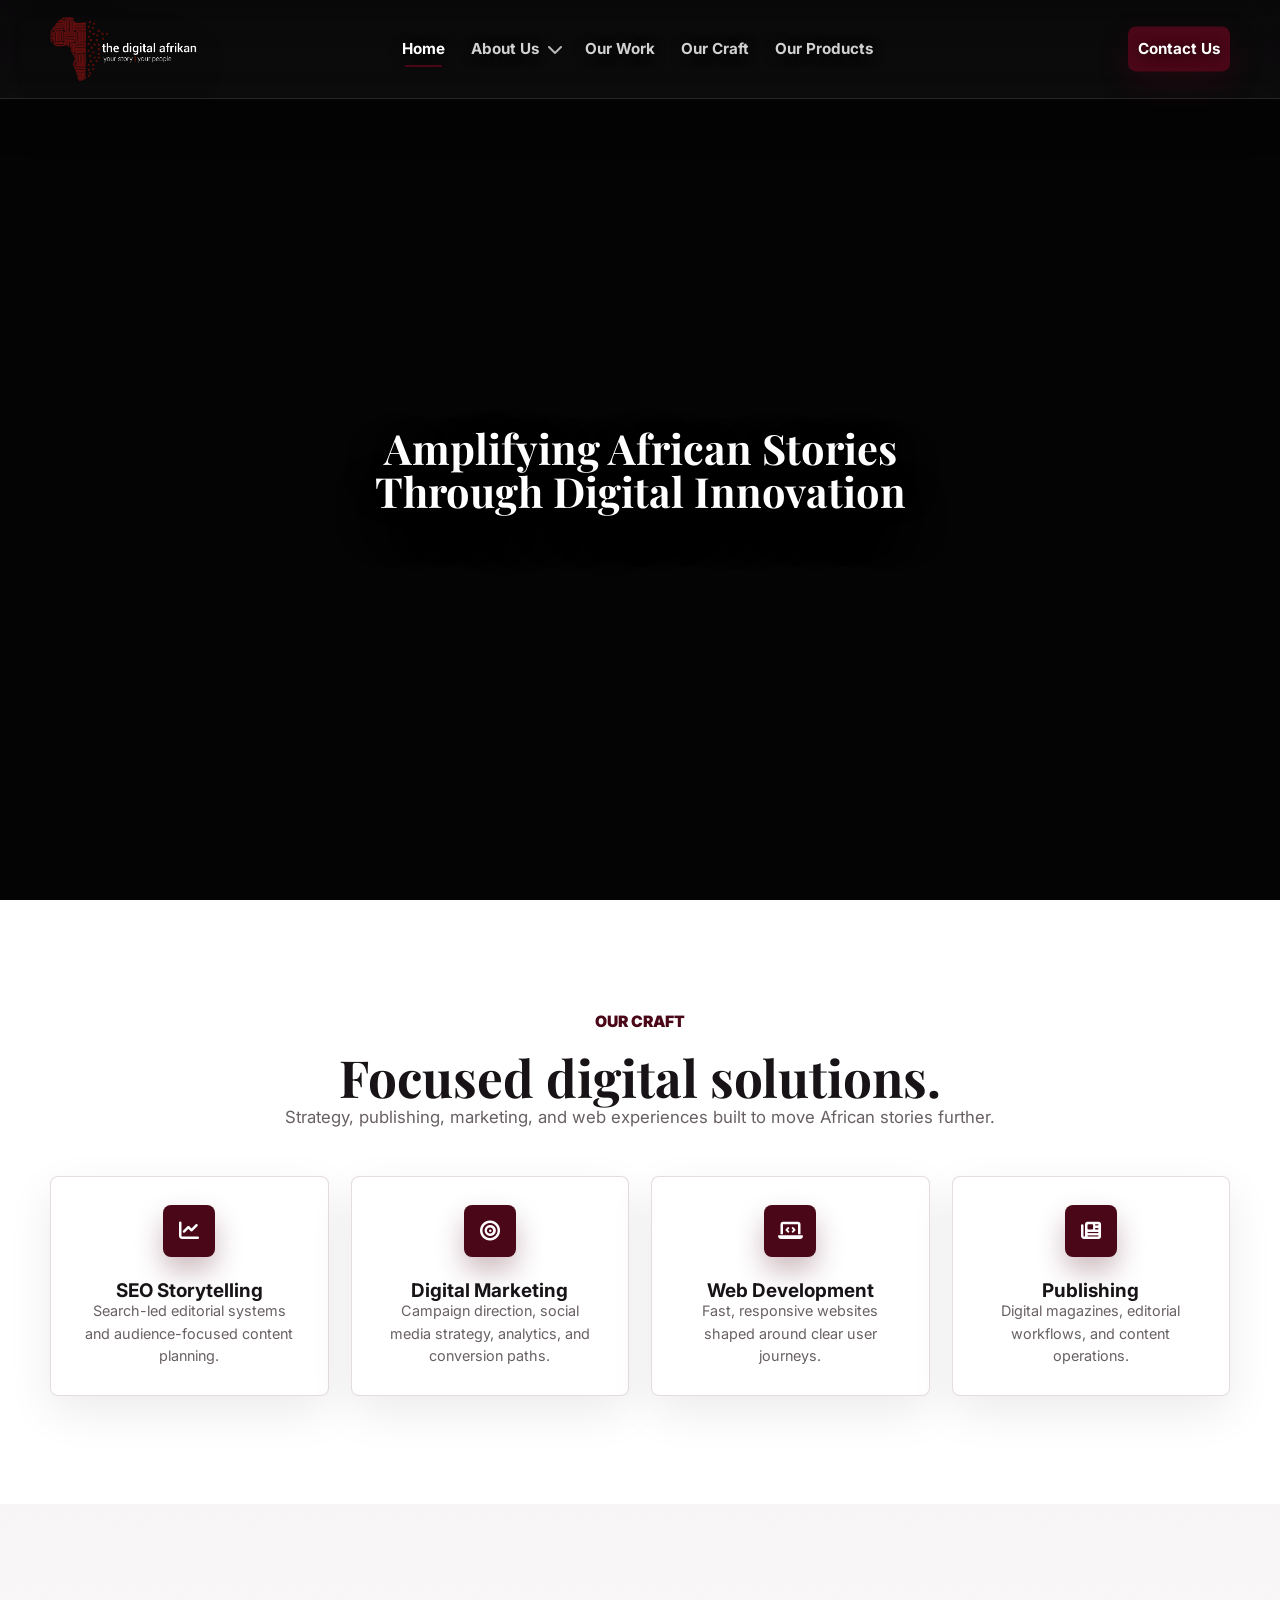
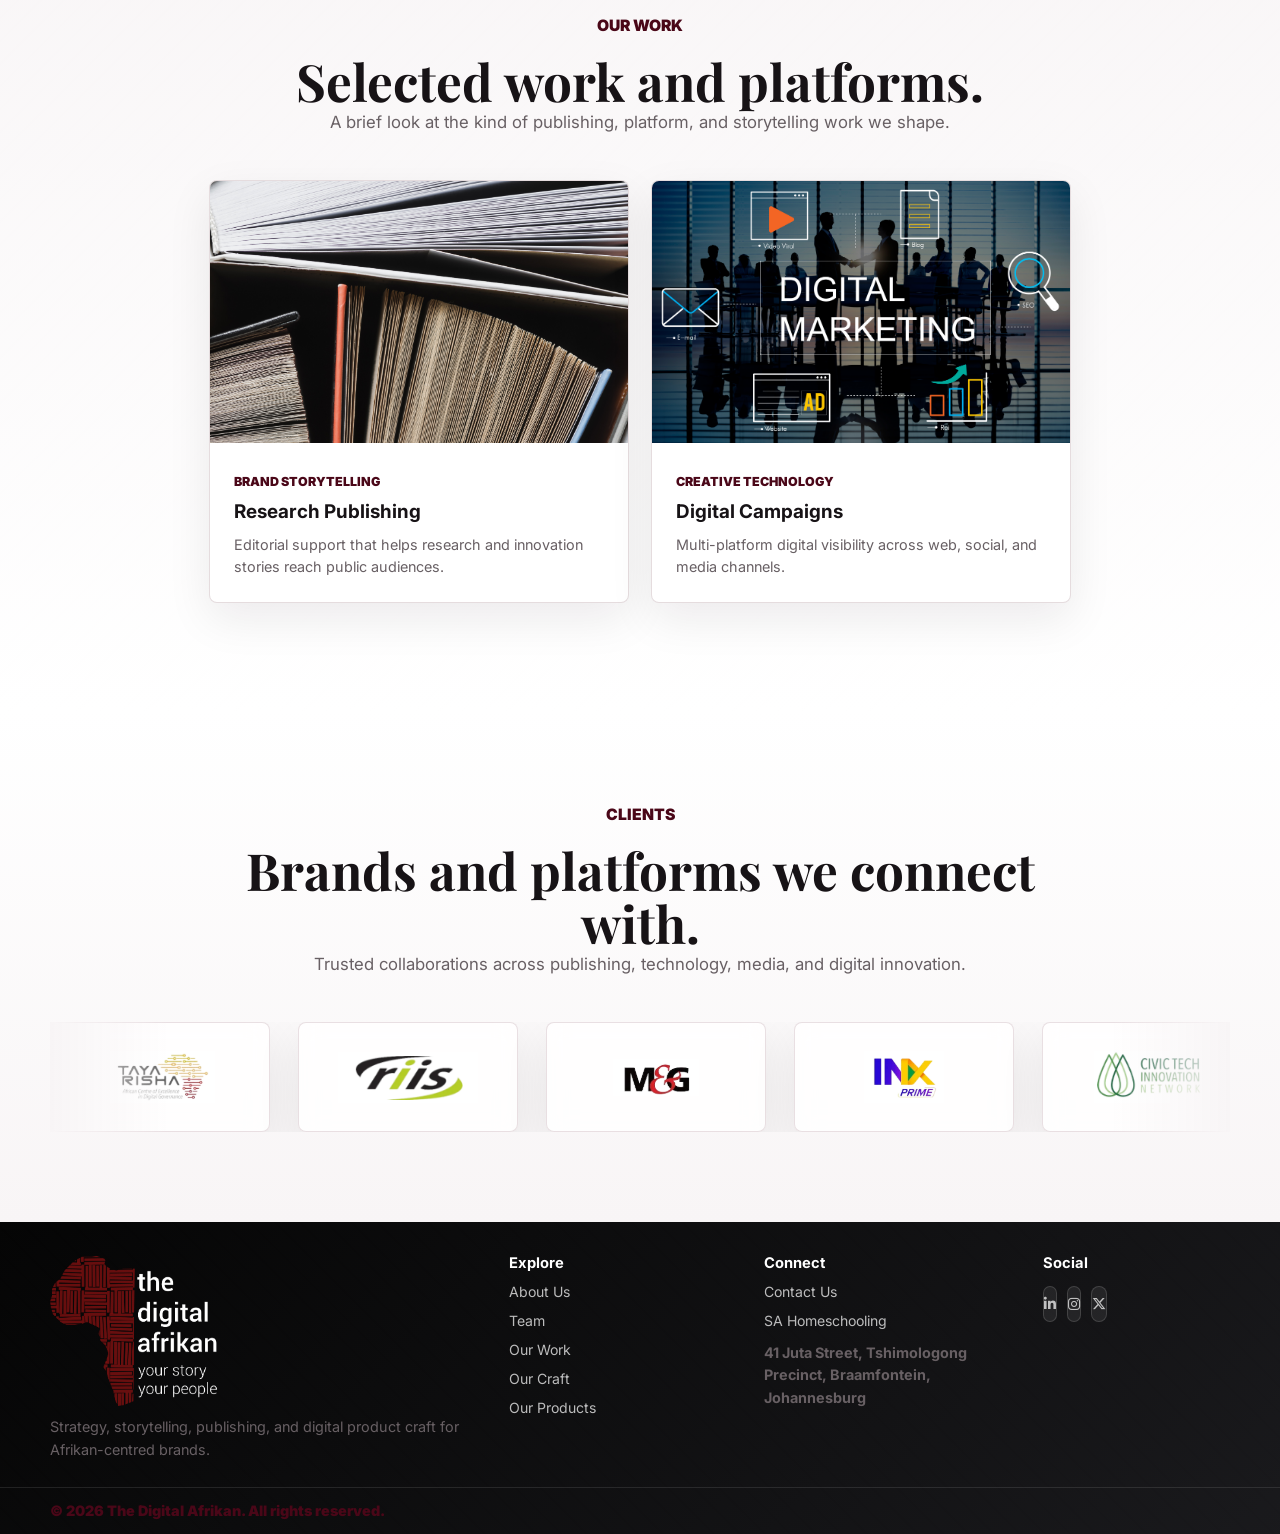
<file: index.html>
<!DOCTYPE html>
<html lang="en">
<head>
    <meta charset="UTF-8">
    <meta name="viewport" content="width=device-width, initial-scale=1.0">
    <meta name="description" content="The Digital Afrikan is a premium Afrikan digital media and publishing company.">
    <title>The Digital Afrikan | Home</title>
    <link rel="preconnect" href="https://fonts.googleapis.com">
    <link rel="preconnect" href="https://fonts.gstatic.com" crossorigin>
    <link href="https://fonts.googleapis.com/css2?family=Inter:wght@300;400;500;600;700;800;900&family=Playfair+Display:wght@500;600;700&display=swap" rel="stylesheet">
    <link rel="stylesheet" href="https://cdnjs.cloudflare.com/ajax/libs/font-awesome/6.4.0/css/all.min.css">
    <link rel="stylesheet" href="css/style.css">
    <link rel="stylesheet" href="css/responsive.css">
    <script src="main.js" defer></script>
</head>
<body>
    <a class="skip-link" href="#main">Skip to content</a>
    <header class="site-header" id="siteHeader">
        <div class="container header-container">
            <a href="index.html" class="brand" aria-label="The Digital Afrikan homepage">
                <img src="images/tda-logo-landscape-white.png" alt="The Digital Afrikan" class="brand-logo brand-logo-header">
            </a>
            <button class="mobile-toggle" id="mobileToggle" type="button" aria-label="Open navigation" aria-expanded="false" aria-controls="navMenu">
                <span></span><span></span><span></span>
            </button>
            <nav class="site-nav" aria-label="Primary navigation">
                <ul id="navMenu">
                    <li><a href="index.html" class="nav-link active">Home</a></li>
                    <li class="nav-item has-dropdown">
                        <a href="about.html" class="nav-link">About Us</a>
                        <button class="dropdown-toggle" type="button" aria-label="Open About submenu" aria-expanded="false"><i class="fa-solid fa-chevron-down"></i></button>
                        <ul class="dropdown-menu" aria-label="About submenu">
                            <li><a href="about.html">About Us</a></li>
                            <li><a href="team.html">Team</a></li>
                        </ul>
                    </li>
                    <li><a href="projects.html" class="nav-link">Our Work</a></li>
                    <li><a href="services.html" class="nav-link">Our Craft</a></li>
                    <li><a href="products.html" class="nav-link">Our Products</a></li>
                    <li><a href="contact.html" class="nav-link nav-cta">Contact Us</a></li>
                </ul>
            </nav>
        </div>
    </header>

    <main id="main">
       <section class="hero section-pattern" id="home">
    
    <!-- VIDEO BACKGROUND -->
    <video class="hero-video" autoplay muted loop playsinline>
        <source src="images/video.mp4" type="video/mp4" />
        Your browser does not support the video tag.
    </video>

    <div class="container hero-container">
        <div class="hero-content reveal">
            <h1>
                <span>Amplifying African Stories</span>
                <span>Through Digital Innovation</span>
            </h1>
        </div>
    </div>
</section>

        <section class="services preview-section" id="services">
            <div class="container">
                <div class="section-heading reveal">
                    <span class="eyebrow">Our Craft</span>
                    <h2>Focused digital solutions.</h2>
                    <p>Strategy, publishing, marketing, and web experiences built to move African stories further.</p>
                </div>
                <div class="services-grid">
                    <a href="services.html" class="service-card card-link reveal">
                        <i class="fa-solid fa-chart-line service-icon"></i>
                        <h3>SEO Storytelling</h3>
                        <p>Search-led editorial systems and audience-focused content planning.</p>
                    </a>
                    <a href="services.html" class="service-card card-link reveal">
                        <i class="fa-solid fa-bullseye service-icon"></i>
                        <h3>Digital Marketing</h3>
                        <p>Campaign direction, social media strategy, analytics, and conversion paths.</p>
                    </a>
                    <a href="services.html" class="service-card card-link reveal">
                        <i class="fa-solid fa-laptop-code service-icon"></i>
                        <h3>Web Development</h3>
                        <p>Fast, responsive websites shaped around clear user journeys.</p>
                    </a>
                    <a href="services.html" class="service-card card-link reveal">
                        <i class="fa-solid fa-newspaper service-icon"></i>
                        <h3>Publishing</h3>
                        <p>Digital magazines, editorial workflows, and content operations.</p>
                    </a>
                </div>
            </div>
        </section>

        <section class="projects-section section-alt" id="projects">
            <div class="container">
                <div class="section-heading reveal">
                    <span class="eyebrow">Our Work</span>
                    <h2>Selected work and platforms.</h2>
                    <p>A brief look at the kind of publishing, platform, and storytelling work we shape.</p>
                </div>
                <div class="projects-grid">
                    <a href="projects.html" class="project-card card-link reveal">
                        <div class="project-image-placeholder"><img src="images/project-research-publishing.jpg" alt="Open books and printed pages"></div>
                        <div class="project-content">
                            <span>Brand Storytelling</span>
                            <h3>Research Publishing</h3>
                            <p>Editorial support that helps research and innovation stories reach public audiences.</p>
                        </div>
                    </a>
                    <a href="projects.html" class="project-card card-link reveal">
                        <div class="project-image-placeholder"><img src="images/project-digital-campaigns.jpg" alt="Digital marketing strategy and campaign icons"></div>
                        <div class="project-content">
                            <span>Creative Technology</span>
                            <h3>Digital Campaigns</h3>
                            <p>Multi-platform digital visibility across web, social, and media channels.</p>
                        </div>
                    </a>
                </div>
            </div>
        </section>

        <section class="clients-section">
    <div class="container">
        <div class="section-heading reveal">
            <span class="eyebrow">Clients</span>
            <h2>Brands and platforms we connect with.</h2>
            <p>Trusted collaborations across publishing, technology, media, and digital innovation.</p>
        </div>

        <div class="clients-slider">
            <div class="clients-track">

                <!-- First Set -->
                <a href="https://www.wits.ac.za/tayarisha/" target="_blank" class="client-logo">
                    <img src="images/tayalogo.png" alt="Google">
                </a>

                <a href="https://enablinginnovation.africa/" target="_blank" class="client-logo">
                    <img src="images/rislogo.png" alt="Microsoft">
                </a>

                <a href="https://mg.co.za/" target="_blank" class="client-logo">
                    <img src="images/mglogo.png" alt="Spotify">
                </a>

                <a href="https://inxprime.com/" target="_blank" class="client-logo">
                    <img src="images/inxlogo.png" alt="Netflix">
                </a>

                <a href="https://civictech.africa/" target="_blank" class="client-logo">
                    <img src="images/civiclogo.png" alt="Adobe">
                </a>

                <a href="https://aws.amazon.com/" target="_blank" class="client-logo">
                    <img src="images/awslogo.png" alt="Amazon">
                </a>

                <!-- Duplicate Set For Infinite Loop -->
                <a href="https://www.dailymaverick.co.za/" target="_blank" class="client-logo">
                    <img src="images/dailylogo.png" alt="Microsoft">
                </a>
                   
                <a href="https://enablinginnovation.africa/" target="_blank" class="client-logo">
                    <img src="images/rislogo.png" alt="Microsoft">
                </a>

                <a href="https://mg.co.za/" target="_blank" class="client-logo">
                    <img src="images/mglogo.png" alt="Spotify">
                </a>

                <a href="https://inxprime.com/" target="_blank" class="client-logo">
                    <img src="images/inxlogo.png" alt="Netflix">
                </a>

                <a href="https://civictech.africa/" target="_blank" class="client-logo">
                    <img src="images/civiclogo.png" alt="Adobe">
                </a>

                <a href="https://aws.amazon.com/" target="_blank" class="client-logo">
                    <img src="images/awslogo.png" alt="Amazon">
                </a>
               

            </div>
        </div>
    </div>
</section>

    </main>

    <footer class="site-footer">
        <div class="container footer-grid">
            <div>
                <a href="index.html" class="brand footer-brand"><img src="images/tda-logo-stacked-white.png" alt="The Digital Afrikan" class="brand-logo brand-logo-footer"></a>
                <p>Strategy, storytelling, publishing, and digital product craft for Afrikan-centred brands.</p>
            </div>
            <div>
                <h3>Explore</h3>
                <a href="about.html">About Us</a>
                <a href="team.html">Team</a>
                <a href="projects.html">Our Work</a>
                <a href="services.html">Our Craft</a><a href="products.html">Our Products</a>
            </div>
            <div>
                <h3>Connect</h3>
                <a href="contact.html">Contact Us</a>
                <a href="https://sahomeschooling.com/magazine" target="_blank" rel="noopener">SA Homeschooling</a>
                <p class="footer-address">41 Juta Street, Tshimologong Precinct, Braamfontein, Johannesburg</p>
            </div>
            <div>
                <h3>Social</h3>
                <div class="social-links" aria-label="Social links">
                    <a href="contact.html" aria-label="LinkedIn"><i class="fa-brands fa-linkedin-in"></i></a>
                    <a href="contact.html" aria-label="Instagram"><i class="fa-brands fa-instagram"></i></a>
                    <a href="contact.html" aria-label="X"><i class="fa-brands fa-x-twitter"></i></a>
                </div>
            </div>
        </div>
        <div class="footer-bottom">
            <div class="container footer-bottom-inner">
                <p>&copy; 2026 The Digital Afrikan. All rights reserved.</p>
            </div>
        </div>
    </footer>
</body>
</html>
</file>
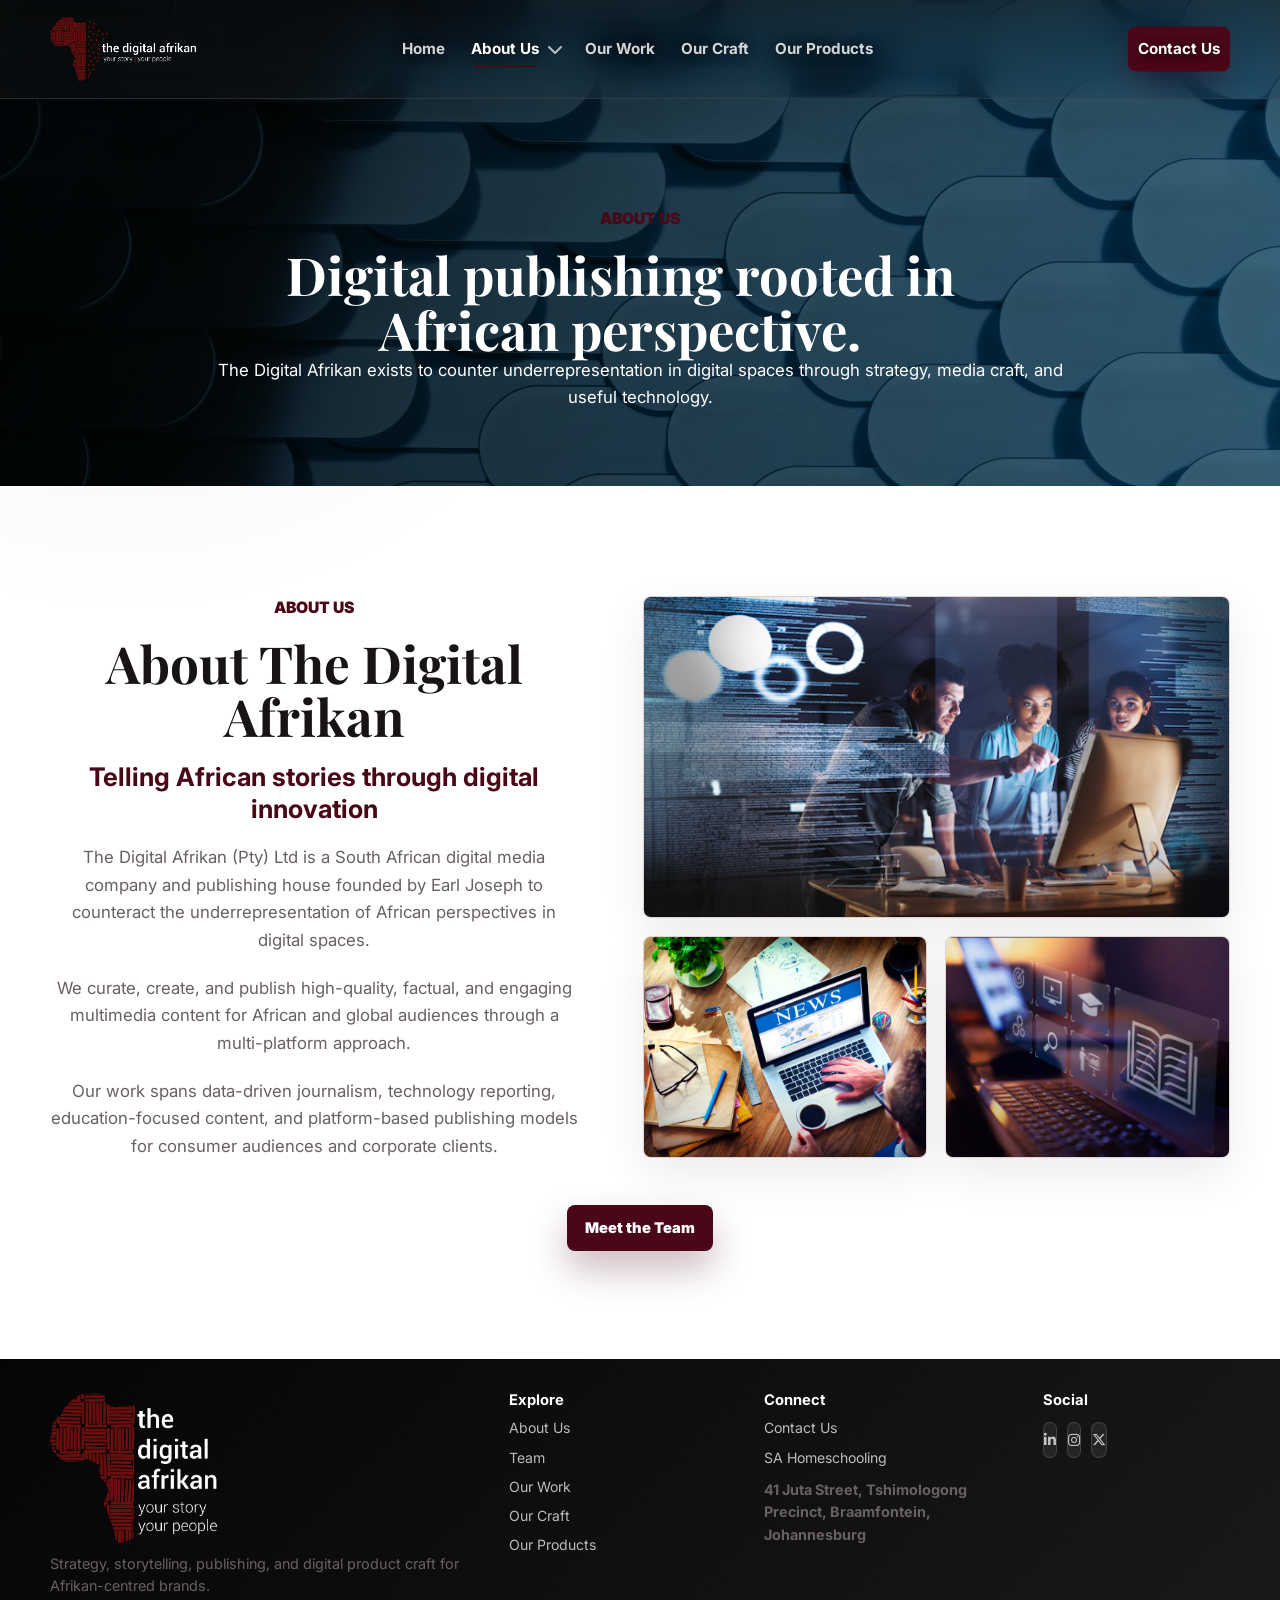
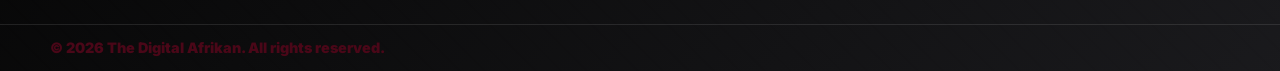
<file: about.html>
<!DOCTYPE html>
<html lang="en">
<head>
    <meta charset="UTF-8">
    <meta name="viewport" content="width=device-width, initial-scale=1.0">
    <meta name="description" content="About The Digital Afrikan and its Afrikan-centred digital publishing vision.">
    <title>The Digital Afrikan | About Us</title>
    <link rel="preconnect" href="https://fonts.googleapis.com">
    <link rel="preconnect" href="https://fonts.gstatic.com" crossorigin>
    <link href="https://fonts.googleapis.com/css2?family=Inter:wght@300;400;500;600;700;800;900&family=Playfair+Display:wght@500;600;700&display=swap" rel="stylesheet">
    <link rel="stylesheet" href="https://cdnjs.cloudflare.com/ajax/libs/font-awesome/6.4.0/css/all.min.css">
    <link rel="stylesheet" href="css/style.css">
    <link rel="stylesheet" href="css/responsive.css">
    <script src="main.js" defer></script>
</head>
<body>
    <a class="skip-link" href="#main">Skip to content</a>
    <header class="site-header" id="siteHeader">
        <div class="container header-container">
            <a href="index.html" class="brand" aria-label="The Digital Afrikan homepage"><img src="images/tda-logo-landscape-white.png" alt="The Digital Afrikan" class="brand-logo brand-logo-header"></a>
            <button class="mobile-toggle" id="mobileToggle" type="button" aria-label="Open navigation" aria-expanded="false" aria-controls="navMenu"><span></span><span></span><span></span></button>
            <nav class="site-nav" aria-label="Primary navigation">
                <ul id="navMenu">
                    <li><a href="index.html" class="nav-link">Home</a></li>
                    <li class="nav-item has-dropdown">
                        <a href="about.html" class="nav-link active">About Us</a>
                        <button class="dropdown-toggle" type="button" aria-label="Open About submenu" aria-expanded="false"><i class="fa-solid fa-chevron-down"></i></button>
                        <ul class="dropdown-menu" aria-label="About submenu"><li><a href="about.html">About Us</a></li><li><a href="team.html">Team</a></li></ul>
                    </li>
                    <li><a href="projects.html" class="nav-link">Our Work</a></li>
                    <li><a href="services.html" class="nav-link">Our Craft</a></li>
                    <li><a href="products.html" class="nav-link">Our Products</a></li>
                    <li><a href="contact.html" class="nav-link nav-cta">Contact Us</a></li>
                </ul>
            </nav>
        </div>
    </header>
    <main id="main">
        <section class="page-hero page-hero-about section-pattern">
            <div class="container">
                <div class="section-heading reveal">
                    <span class="eyebrow">About Us</span>
                    <h1>Digital publishing rooted in African perspective.</h1>
                    <p class="page-description">The Digital Afrikan exists to counter underrepresentation in digital spaces through strategy, media craft, and useful technology.</p>
                </div>
            </div>
        </section>
        <section class="about-section">
            <div class="container split-grid">
                <div class="section-copy reveal">
                    <span class="eyebrow">About Us</span>
                    <h2>About The Digital Afrikan</h2>
                    <h3 class="section-kicker">Telling African stories through digital innovation</h3>
                    <p>The Digital Afrikan (Pty) Ltd is a South African digital media company and publishing house founded by Earl Joseph to counteract the underrepresentation of African perspectives in digital spaces.</p>
                    <p>We curate, create, and publish high-quality, factual, and engaging multimedia content for African and global audiences through a multi-platform approach.</p>
                    <p>Our work spans data-driven journalism, technology reporting, education-focused content, and platform-based publishing models for consumer audiences and corporate clients.</p>
                </div>
                <div class="about-media-grid reveal">
                    <figure class="about-image-card large-placeholder"><img src="images/about-technology-team.png" alt="Digital team collaborating around technology and data"></figure>
                    <figure class="about-image-card"><img src="images/about-editorial-news.png" alt="Editorial workspace with a digital news platform"></figure>
                    <figure class="about-image-card"><img src="images/about-digital-learning.png" alt="Digital learning interface on a laptop"></figure>
                </div>
            </div>
            <div class="container">
                <div class="section-cta about-team-cta reveal">
                    <a href="team.html" class="btn btn-primary">Meet the Team</a>
                </div>
            </div>
        </section>
    </main>
    <footer class="site-footer">
        <div class="container footer-grid">
            <div><a href="index.html" class="brand footer-brand"><img src="images/tda-logo-stacked-white.png" alt="The Digital Afrikan" class="brand-logo brand-logo-footer"></a><p>Strategy, storytelling, publishing, and digital product craft for Afrikan-centred brands.</p></div>
            <div><h3>Explore</h3><a href="about.html">About Us</a><a href="team.html">Team</a><a href="projects.html">Our Work</a><a href="services.html">Our Craft</a><a href="products.html">Our Products</a></div>
            <div><h3>Connect</h3><a href="contact.html">Contact Us</a><a href="https://sahomeschooling.com/magazine" target="_blank" rel="noopener">SA Homeschooling</a><p class="footer-address">41 Juta Street, Tshimologong Precinct, Braamfontein, Johannesburg</p></div>
            <div><h3>Social</h3><div class="social-links" aria-label="Social links"><a href="contact.html" aria-label="LinkedIn"><i class="fa-brands fa-linkedin-in"></i></a><a href="contact.html" aria-label="Instagram"><i class="fa-brands fa-instagram"></i></a><a href="contact.html" aria-label="X"><i class="fa-brands fa-x-twitter"></i></a></div></div>
        </div>
        <div class="footer-bottom"><div class="container footer-bottom-inner"><p>&copy; 2026 The Digital Afrikan. All rights reserved.</p></div></div>
    </footer>
</body>
</html>
</file>
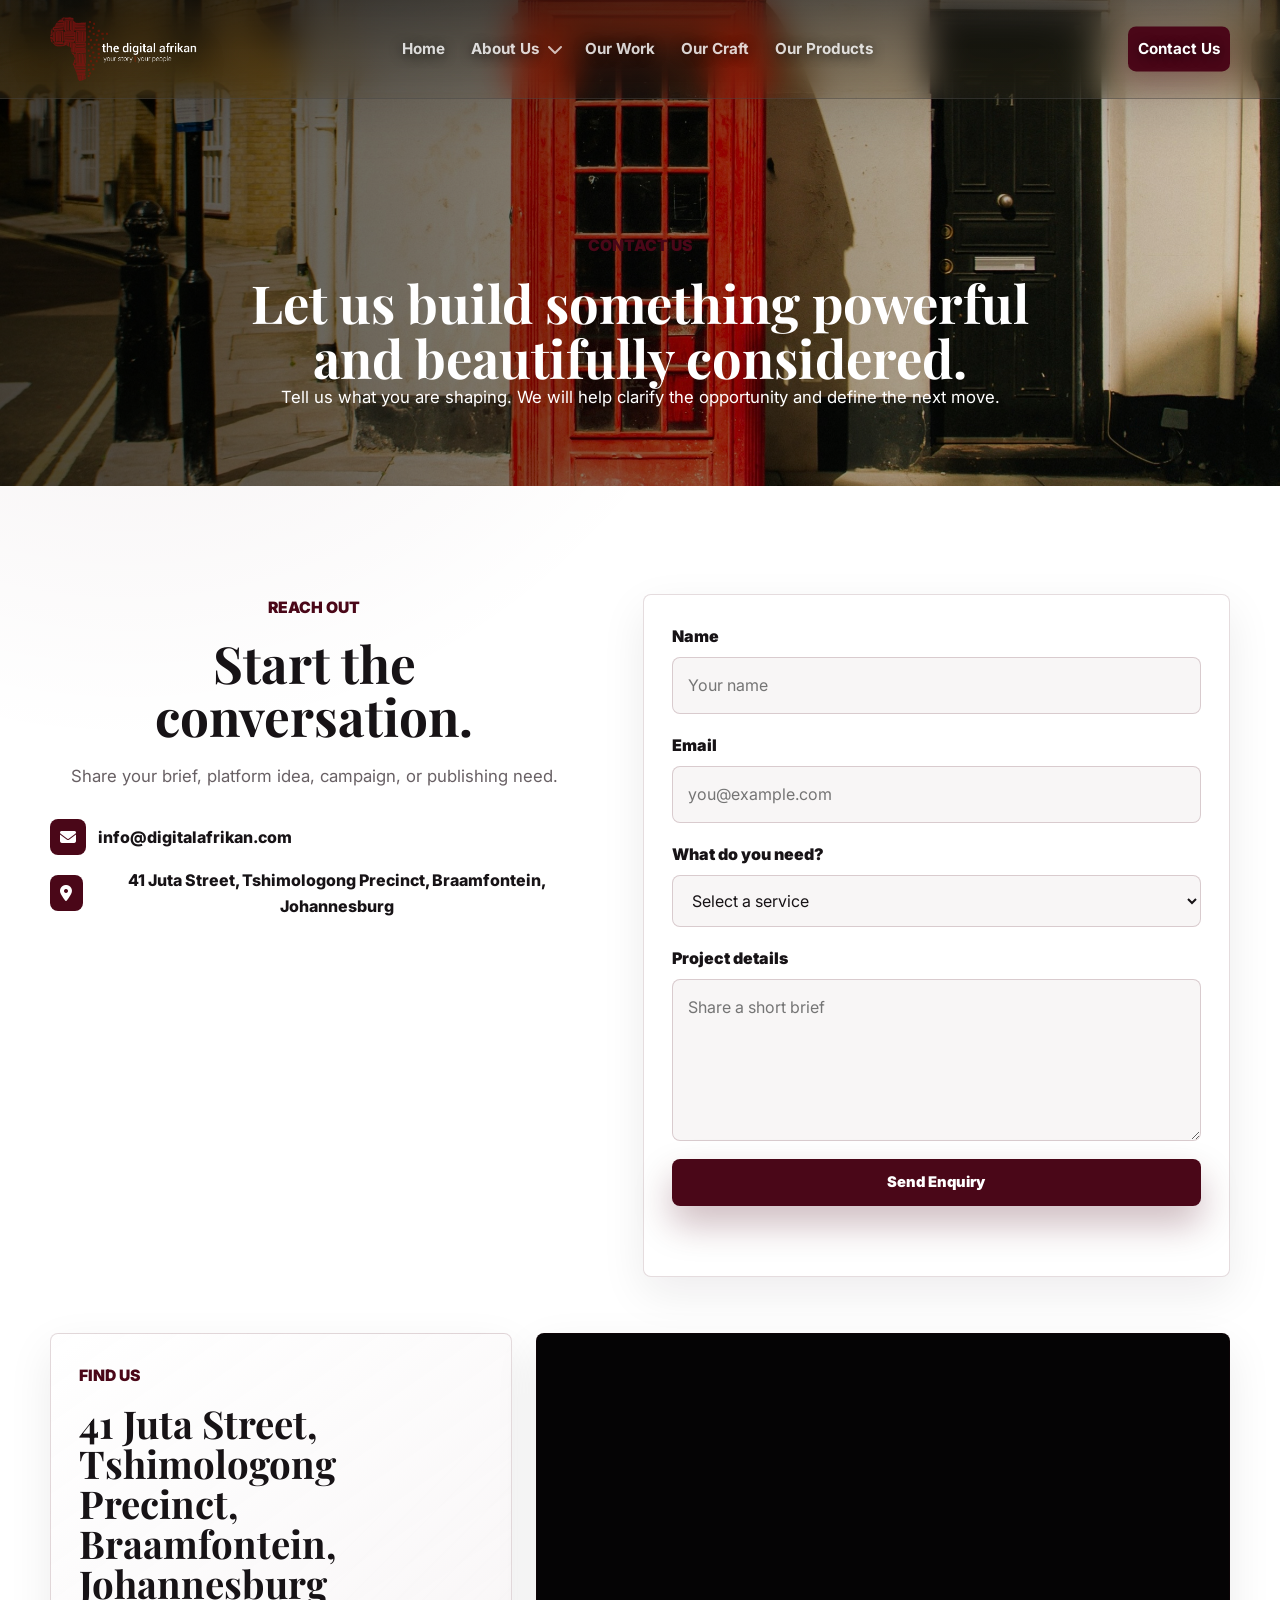
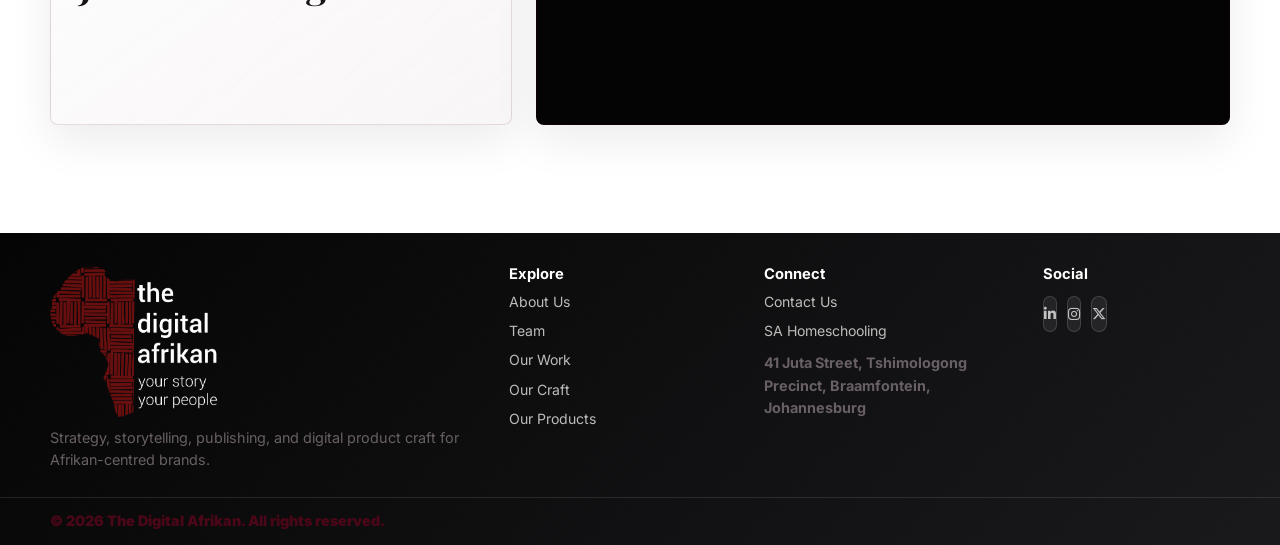
<file: contact.html>
<!DOCTYPE html>
<html lang="en">
<head>
    <meta charset="UTF-8">
    <meta name="viewport" content="width=device-width, initial-scale=1.0">
    <meta name="description" content="Contact The Digital Afrikan.">
    <title>The Digital Afrikan | Contact</title>
    <link rel="preconnect" href="https://fonts.googleapis.com">
    <link rel="preconnect" href="https://fonts.gstatic.com" crossorigin>
    <link href="https://fonts.googleapis.com/css2?family=Inter:wght@300;400;500;600;700;800;900&family=Playfair+Display:wght@500;600;700&display=swap" rel="stylesheet">
    <link rel="stylesheet" href="https://cdnjs.cloudflare.com/ajax/libs/font-awesome/6.4.0/css/all.min.css">
    <link rel="stylesheet" href="css/style.css">
    <link rel="stylesheet" href="css/responsive.css">
    <script src="main.js" defer></script>
</head>
<body>
    <a class="skip-link" href="#main">Skip to content</a>
    <header class="site-header" id="siteHeader"><div class="container header-container"><a href="index.html" class="brand" aria-label="The Digital Afrikan homepage"><img src="images/tda-logo-landscape-white.png" alt="The Digital Afrikan" class="brand-logo brand-logo-header"></a><button class="mobile-toggle" id="mobileToggle" type="button" aria-label="Open navigation" aria-expanded="false" aria-controls="navMenu"><span></span><span></span><span></span></button><nav class="site-nav" aria-label="Primary navigation"><ul id="navMenu"><li><a href="index.html" class="nav-link">Home</a></li><li class="nav-item has-dropdown"><a href="about.html" class="nav-link">About Us</a><button class="dropdown-toggle" type="button" aria-label="Open About submenu" aria-expanded="false"><i class="fa-solid fa-chevron-down"></i></button><ul class="dropdown-menu" aria-label="About submenu"><li><a href="about.html">About Us</a></li><li><a href="team.html">Team</a></li></ul></li><li><a href="projects.html" class="nav-link">Our Work</a></li><li><a href="services.html" class="nav-link">Our Craft</a></li><li><a href="products.html" class="nav-link">Our Products</a></li><li><a href="contact.html" class="nav-link nav-cta active">Contact Us</a></li></ul></nav></div></header>
    <main id="main">
        <section class="page-hero page-hero-contact section-pattern"><div class="container"><div class="section-heading reveal"><span class="eyebrow">Contact Us</span><h1 class="two-line-heading"><span>Let us build something powerful</span><span>and beautifully considered.</span></h1><p class="page-description">Tell us what you are shaping. We will help clarify the opportunity and define the next move.</p></div></div></section>
        <section class="contact-section">
            <div class="container contact-grid">
                <div class="section-copy reveal">
                    <span class="eyebrow">Reach Out</span>
                    <h2>Start the conversation.</h2>
                    <p>Share your brief, platform idea, campaign, or publishing need.</p>
                    <div class="contact-points">
                        <a href="mailto:info@digitalafrikan.com"><i class="fa-solid fa-envelope"></i> info@digitalafrikan.com</a>
                        <a href="#map"><i class="fa-solid fa-location-dot"></i> 41 Juta Street, Tshimologong Precinct, Braamfontein, Johannesburg</a>
                    </div>
                </div>
                <form class="contact-form reveal" id="contactForm" action="https://formspree.io/f/xojrbkwj" method="POST" novalidate>
                    <div class="form-row"><label for="name">Name</label><input type="text" id="name" name="name" placeholder="Your name" required><small class="error-message">Please enter your name.</small></div>
                    <div class="form-row"><label for="email">Email</label><input type="email" id="email" name="email" placeholder="you@example.com" required><small class="error-message">Please enter a valid email address.</small></div>
                    <div class="form-row"><label for="service">What do you need?</label><select id="service" name="service" required><option value="">Select a service</option><option>Strategy Consulting</option><option>Digital Marketing</option><option>Web Development</option><option>Publishing Support</option></select><small class="error-message">Please select a service.</small></div>
                    <div class="form-row"><label for="message">Project details</label><textarea id="message" name="message" rows="5" placeholder="Share a short brief" required></textarea><small class="error-message">Please share a few details.</small></div>
                    <button type="submit" class="btn btn-primary form-submit">Send Enquiry</button>
                    <p class="form-status" id="formStatus" role="status" aria-live="polite"></p>
                </form>
            </div>
            <div class="container map-container reveal" id="map">
                <div class="map-copy"><span class="eyebrow">Find Us</span><h2>41 Juta Street, Tshimologong Precinct, Braamfontein, Johannesburg</h2></div>
                <div class="map-frame"><iframe title="Map showing 41 Juta Street, Tshimologong Precinct, Braamfontein, Johannesburg" src="https://www.google.com/maps?q=41%20Juta%20Street%2C%20Tshimologong%20Precinct%2C%20Braamfontein%2C%20Johannesburg&output=embed" loading="lazy" referrerpolicy="no-referrer-when-downgrade"></iframe></div>
            </div>
        </section>
    </main>
    <footer class="site-footer"><div class="container footer-grid"><div><a href="index.html" class="brand footer-brand"><img src="images/tda-logo-stacked-white.png" alt="The Digital Afrikan" class="brand-logo brand-logo-footer"></a><p>Strategy, storytelling, publishing, and digital product craft for Afrikan-centred brands.</p></div><div><h3>Explore</h3><a href="about.html">About Us</a><a href="team.html">Team</a><a href="projects.html">Our Work</a><a href="services.html">Our Craft</a><a href="products.html">Our Products</a></div><div><h3>Connect</h3><a href="contact.html">Contact Us</a><a href="https://sahomeschooling.com/magazine" target="_blank" rel="noopener">SA Homeschooling</a><p class="footer-address">41 Juta Street, Tshimologong Precinct, Braamfontein, Johannesburg</p></div><div><h3>Social</h3><div class="social-links" aria-label="Social links"><a href="contact.html" aria-label="LinkedIn"><i class="fa-brands fa-linkedin-in"></i></a><a href="contact.html" aria-label="Instagram"><i class="fa-brands fa-instagram"></i></a><a href="contact.html" aria-label="X"><i class="fa-brands fa-x-twitter"></i></a></div></div></div><div class="footer-bottom"><div class="container footer-bottom-inner"><p>&copy; 2026 The Digital Afrikan. All rights reserved.</p></div></div></footer>
</body>
</html>
</file>
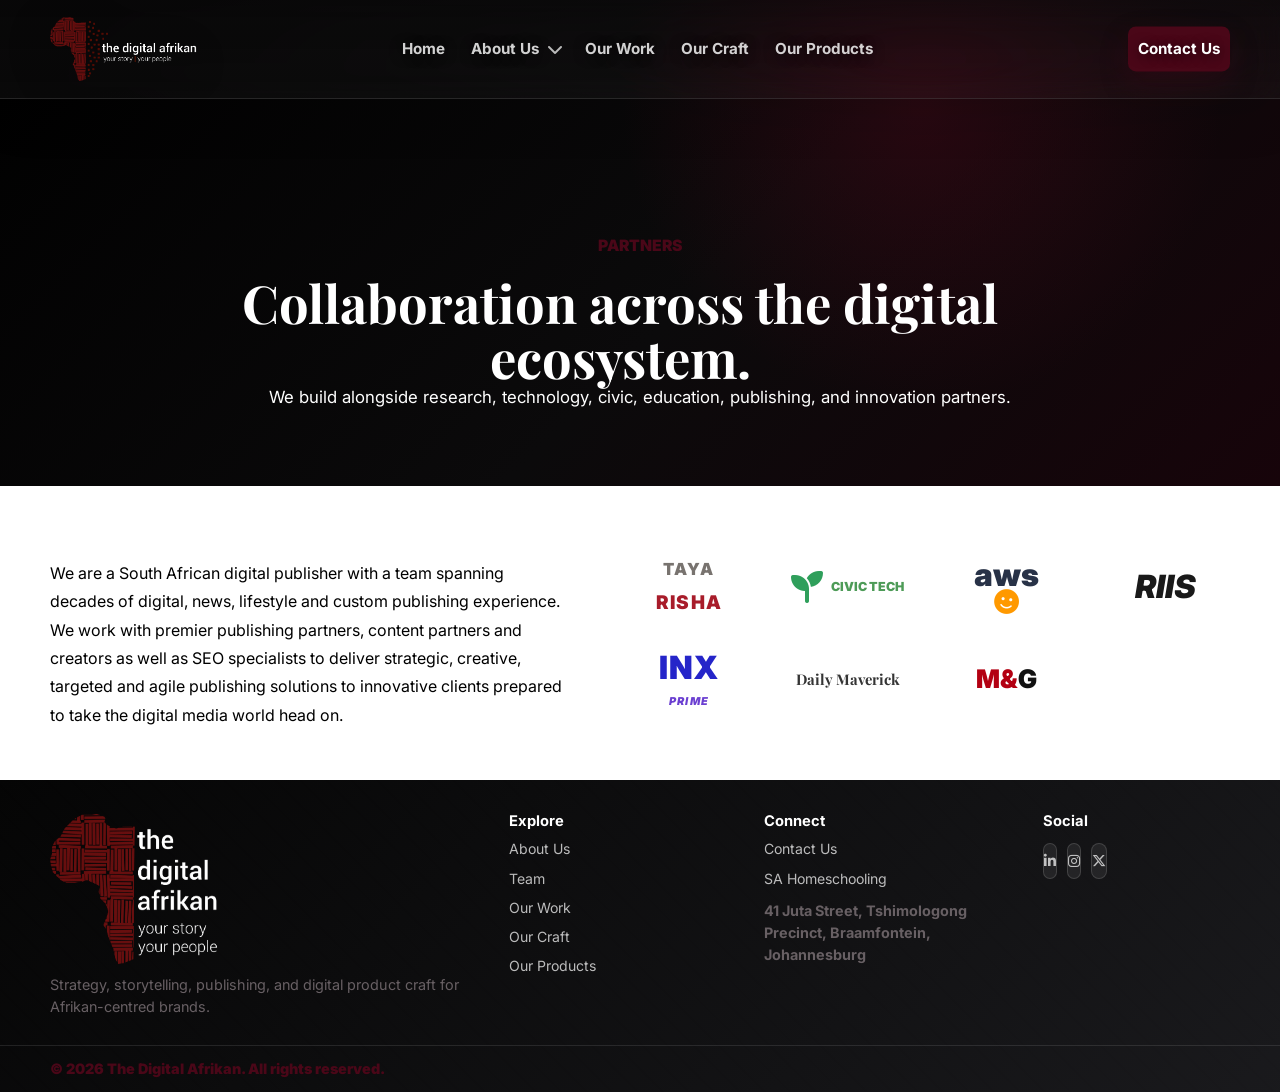
<file: partners.html>
<!DOCTYPE html>
<html lang="en">
<head>
    <meta charset="UTF-8">
    <meta name="viewport" content="width=device-width, initial-scale=1.0">
    <meta name="description" content="Partners and alliances of The Digital Afrikan.">
    <title>The Digital Afrikan | Partners</title>
    <link rel="preconnect" href="https://fonts.googleapis.com">
    <link rel="preconnect" href="https://fonts.gstatic.com" crossorigin>
    <link href="https://fonts.googleapis.com/css2?family=Inter:wght@300;400;500;600;700;800;900&family=Playfair+Display:wght@500;600;700&display=swap" rel="stylesheet">
    <link rel="stylesheet" href="https://cdnjs.cloudflare.com/ajax/libs/font-awesome/6.4.0/css/all.min.css">
    <link rel="stylesheet" href="css/style.css">
    <link rel="stylesheet" href="css/responsive.css">
    <script src="main.js" defer></script>
</head>
<body>
    <a class="skip-link" href="#main">Skip to content</a>
    <header class="site-header" id="siteHeader"><div class="container header-container"><a href="index.html" class="brand" aria-label="The Digital Afrikan homepage"><img src="images/tda-logo-landscape-white.png" alt="The Digital Afrikan" class="brand-logo brand-logo-header"></a><button class="mobile-toggle" id="mobileToggle" type="button" aria-label="Open navigation" aria-expanded="false" aria-controls="navMenu"><span></span><span></span><span></span></button><nav class="site-nav" aria-label="Primary navigation"><ul id="navMenu"><li><a href="index.html" class="nav-link">Home</a></li><li class="nav-item has-dropdown"><a href="about.html" class="nav-link">About Us</a><button class="dropdown-toggle" type="button" aria-label="Open About submenu" aria-expanded="false"><i class="fa-solid fa-chevron-down"></i></button><ul class="dropdown-menu" aria-label="About submenu"><li><a href="about.html">About Us</a></li><li><a href="team.html">Team</a></li></ul></li><li><a href="projects.html" class="nav-link">Our Work</a></li><li><a href="services.html" class="nav-link">Our Craft</a></li><li><a href="products.html" class="nav-link">Our Products</a></li><li><a href="contact.html" class="nav-link nav-cta">Contact Us</a></li></ul></nav></div></header>
    <main id="main">
        <section class="page-hero section-pattern"><div class="container"><div class="section-heading reveal"><span class="eyebrow">Partners</span><h1>Collaboration across the digital ecosystem.</h1><p class="page-description">We build alongside research, technology, civic, education, publishing, and innovation partners.</p></div></div></section>
        <section class="partners-section partners-showcase-section">
            <div class="container partners-showcase">
                <div class="partners-copy reveal">
                    <p>We are a South African digital publisher with a team spanning decades of digital, news, lifestyle and custom publishing experience. We work with premier publishing partners, content partners and creators as well as SEO specialists to deliver strategic, creative, targeted and agile publishing solutions to innovative clients prepared to take the digital media world head on.</p>
                </div>
                <div class="partners-logo-grid reveal" aria-label="Partner links">
                    <a href="https://www.wits.ac.za/tayarisha/" class="partner-logo partner-logo-taya" target="_blank" rel="noopener" aria-label="Visit Tayarisha">
                        <span>TAYA</span><small>RISHA</small>
                    </a>
                    <a href="https://civictech.africa/" class="partner-logo partner-logo-civic" target="_blank" rel="noopener" aria-label="Visit Civic Tech Innovation Network">
                        <i class="fa-solid fa-seedling"></i><span>Civic Tech</span>
                    </a>
                    <a href="https://aws.amazon.com/" class="partner-logo partner-logo-aws" target="_blank" rel="noopener" aria-label="Visit AWS">
                        <span>aws</span><i class="fa-solid fa-smile"></i>
                    </a>
                    <a href="https://enablinginnovation.africa/" class="partner-logo partner-logo-riis" target="_blank" rel="noopener" aria-label="Visit RIIS">
                        <span>RIIS</span>
                    </a>
                    <a href="https://inxprime.com/" class="partner-logo partner-logo-inx" target="_blank" rel="noopener" aria-label="Visit INX Prime">
                        <span>INX</span><small>PRIME</small>
                    </a>
                    <a href="https://www.dailymaverick.co.za/" class="partner-logo partner-logo-daily" target="_blank" rel="noopener" aria-label="Visit Daily Maverick">
                        <span>Daily Maverick</span>
                    </a>
                    <a href="https://mg.co.za/" class="partner-logo partner-logo-mg" target="_blank" rel="noopener" aria-label="Visit Mail and Guardian">
                        <span>M&amp;G</span>
                    </a>
                </div>
            </div>
        </section>
    </main>
    <footer class="site-footer"><div class="container footer-grid"><div><a href="index.html" class="brand footer-brand"><img src="images/tda-logo-stacked-white.png" alt="The Digital Afrikan" class="brand-logo brand-logo-footer"></a><p>Strategy, storytelling, publishing, and digital product craft for Afrikan-centred brands.</p></div><div><h3>Explore</h3><a href="about.html">About Us</a><a href="team.html">Team</a><a href="projects.html">Our Work</a><a href="services.html">Our Craft</a><a href="products.html">Our Products</a></div><div><h3>Connect</h3><a href="contact.html">Contact Us</a><a href="https://sahomeschooling.com/magazine" target="_blank" rel="noopener">SA Homeschooling</a><p class="footer-address">41 Juta Street, Tshimologong Precinct, Braamfontein, Johannesburg</p></div><div><h3>Social</h3><div class="social-links" aria-label="Social links"><a href="contact.html" aria-label="LinkedIn"><i class="fa-brands fa-linkedin-in"></i></a><a href="contact.html" aria-label="Instagram"><i class="fa-brands fa-instagram"></i></a><a href="contact.html" aria-label="X"><i class="fa-brands fa-x-twitter"></i></a></div></div></div><div class="footer-bottom"><div class="container footer-bottom-inner"><p>&copy; 2026 The Digital Afrikan. All rights reserved.</p></div></div></footer>
</body>
</html>
</file>
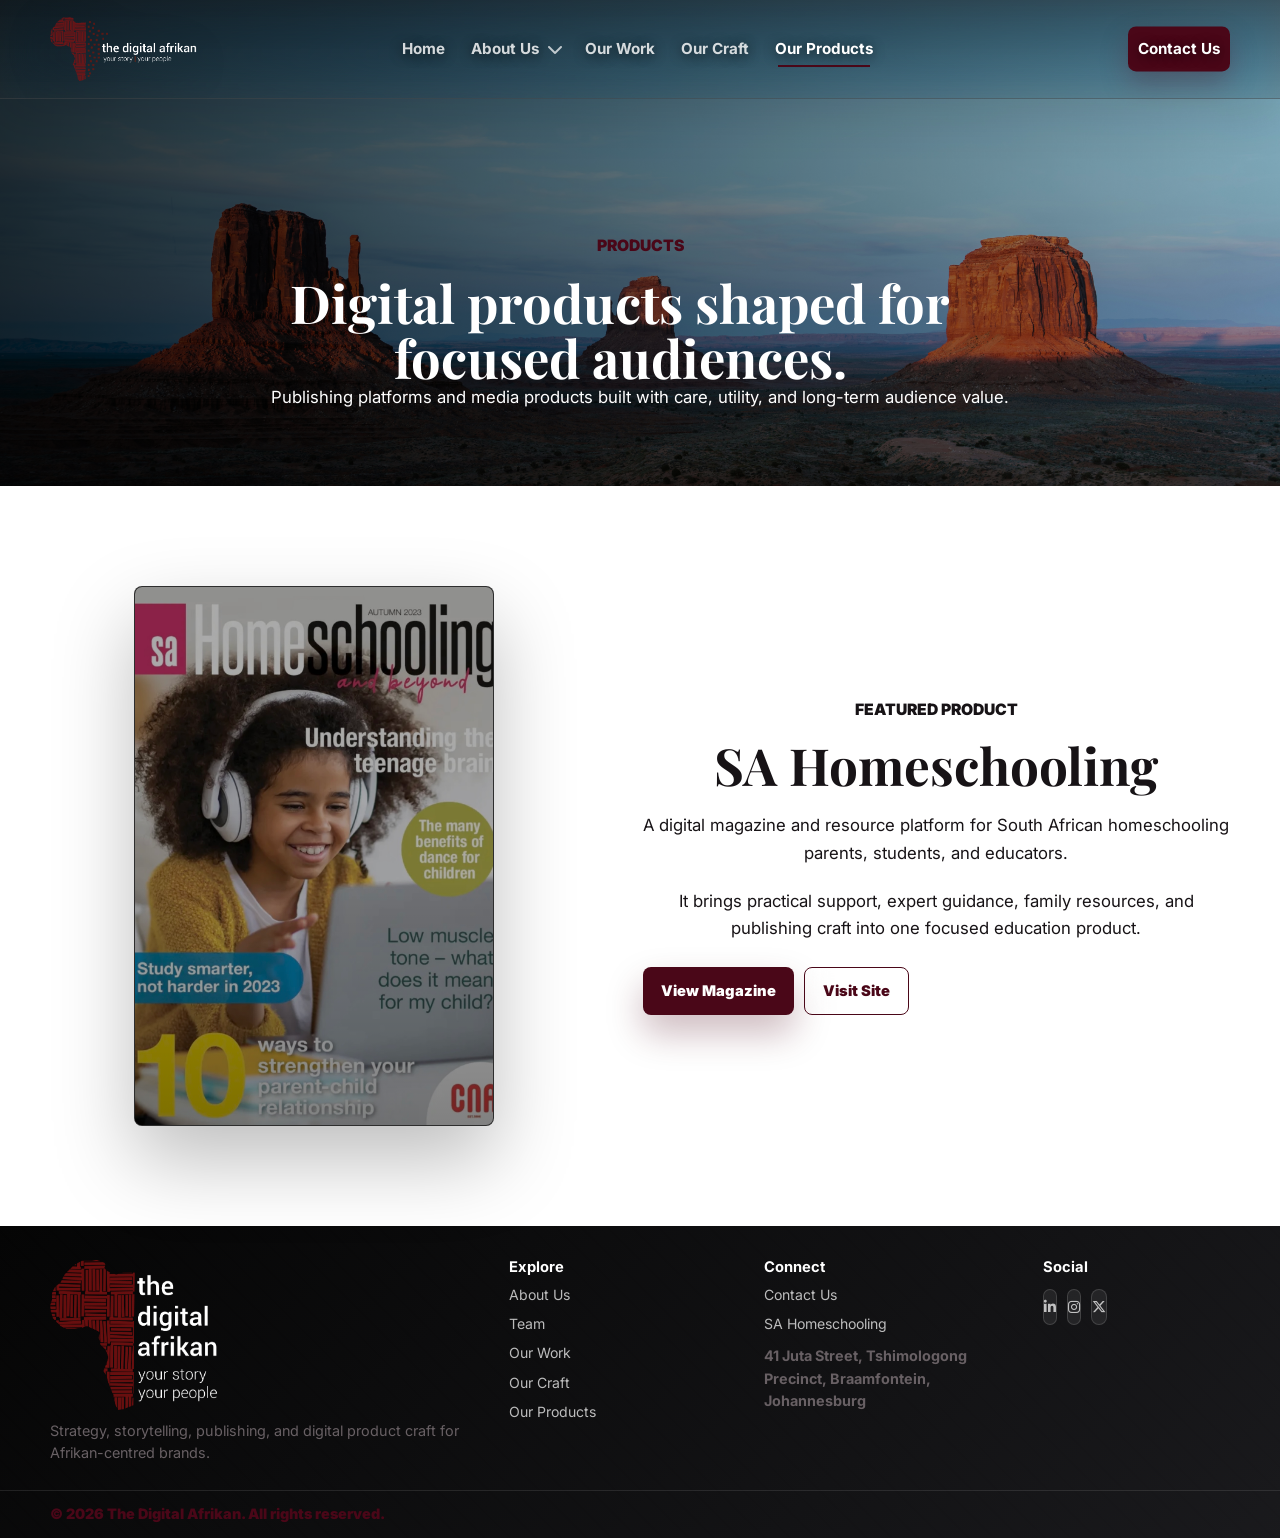
<file: products.html>
<!DOCTYPE html>
<html lang="en">
<head>
    <meta charset="UTF-8">
    <meta name="viewport" content="width=device-width, initial-scale=1.0">
    <meta name="description" content="Products by The Digital Afrikan.">
    <title>The Digital Afrikan | Products</title>
    <link rel="preconnect" href="https://fonts.googleapis.com">
    <link rel="preconnect" href="https://fonts.gstatic.com" crossorigin>
    <link href="https://fonts.googleapis.com/css2?family=Inter:wght@300;400;500;600;700;800;900&family=Playfair+Display:wght@500;600;700&display=swap" rel="stylesheet">
    <link rel="stylesheet" href="https://cdnjs.cloudflare.com/ajax/libs/font-awesome/6.4.0/css/all.min.css">
    <link rel="stylesheet" href="css/style.css">
    <link rel="stylesheet" href="css/responsive.css">
    <script src="main.js" defer></script>
</head>
<body>
    <a class="skip-link" href="#main">Skip to content</a>
    <header class="site-header" id="siteHeader"><div class="container header-container"><a href="index.html" class="brand" aria-label="The Digital Afrikan homepage"><img src="images/tda-logo-landscape-white.png" alt="The Digital Afrikan" class="brand-logo brand-logo-header"></a><button class="mobile-toggle" id="mobileToggle" type="button" aria-label="Open navigation" aria-expanded="false" aria-controls="navMenu"><span></span><span></span><span></span></button><nav class="site-nav" aria-label="Primary navigation"><ul id="navMenu"><li><a href="index.html" class="nav-link">Home</a></li><li class="nav-item has-dropdown"><a href="about.html" class="nav-link">About Us</a><button class="dropdown-toggle" type="button" aria-label="Open About submenu" aria-expanded="false"><i class="fa-solid fa-chevron-down"></i></button><ul class="dropdown-menu" aria-label="About submenu"><li><a href="about.html">About Us</a></li><li><a href="team.html">Team</a></li></ul></li><li><a href="projects.html" class="nav-link">Our Work</a></li><li><a href="services.html" class="nav-link">Our Craft</a></li><li><a href="products.html" class="nav-link active">Our Products</a></li><li><a href="contact.html" class="nav-link nav-cta">Contact Us</a></li></ul></nav></div></header>
    <main id="main">
        <section class="page-hero page-hero-products section-pattern"><div class="container"><div class="section-heading reveal"><span class="eyebrow">Products</span><h1>Digital products shaped for focused audiences.</h1><p class="page-description">Publishing platforms and media products built with care, utility, and long-term audience value.</p></div></div></section>
        <section class="product-section">
            <div class="container product-container">
                <div class="product-visual reveal">
                    <a href="https://sahomeschooling.com/magazine" class="magazine-frame" target="_blank" rel="noopener" aria-label="Open the SA Homeschooling magazine">
                        <img src="images/sa-homeschooling-cover.jpg" alt="SA Homeschooling magazine cover">
                    </a>
                </div>
                <div class="section-copy reveal">
                    <span class="eyebrow">Featured Product</span>
                    <h2>SA Homeschooling</h2>
                    <p>A digital magazine and resource platform for South African homeschooling parents, students, and educators.</p>
                    <p>It brings practical support, expert guidance, family resources, and publishing craft into one focused education product.</p>
                    <div class="project-actions">
                        <a href="https://sahomeschooling.com/magazine" class="btn btn-primary" target="_blank" rel="noopener">View Magazine</a>
                        <a href="https://sahomeschooling.com/" class="btn btn-ghost" target="_blank" rel="noopener">Visit Site</a>
                    </div>
                </div>
            </div>
        </section>
    </main>
    <footer class="site-footer"><div class="container footer-grid"><div><a href="index.html" class="brand footer-brand"><img src="images/tda-logo-stacked-white.png" alt="The Digital Afrikan" class="brand-logo brand-logo-footer"></a><p>Strategy, storytelling, publishing, and digital product craft for Afrikan-centred brands.</p></div><div><h3>Explore</h3><a href="about.html">About Us</a><a href="team.html">Team</a><a href="projects.html">Our Work</a><a href="services.html">Our Craft</a><a href="products.html">Our Products</a></div><div><h3>Connect</h3><a href="contact.html">Contact Us</a><a href="https://sahomeschooling.com/magazine" target="_blank" rel="noopener">SA Homeschooling</a><p class="footer-address">41 Juta Street, Tshimologong Precinct, Braamfontein, Johannesburg</p></div><div><h3>Social</h3><div class="social-links" aria-label="Social links"><a href="contact.html" aria-label="LinkedIn"><i class="fa-brands fa-linkedin-in"></i></a><a href="contact.html" aria-label="Instagram"><i class="fa-brands fa-instagram"></i></a><a href="contact.html" aria-label="X"><i class="fa-brands fa-x-twitter"></i></a></div></div></div><div class="footer-bottom"><div class="container footer-bottom-inner"><p>&copy; 2026 The Digital Afrikan. All rights reserved.</p></div></div></footer>
</body>
</html>
</file>
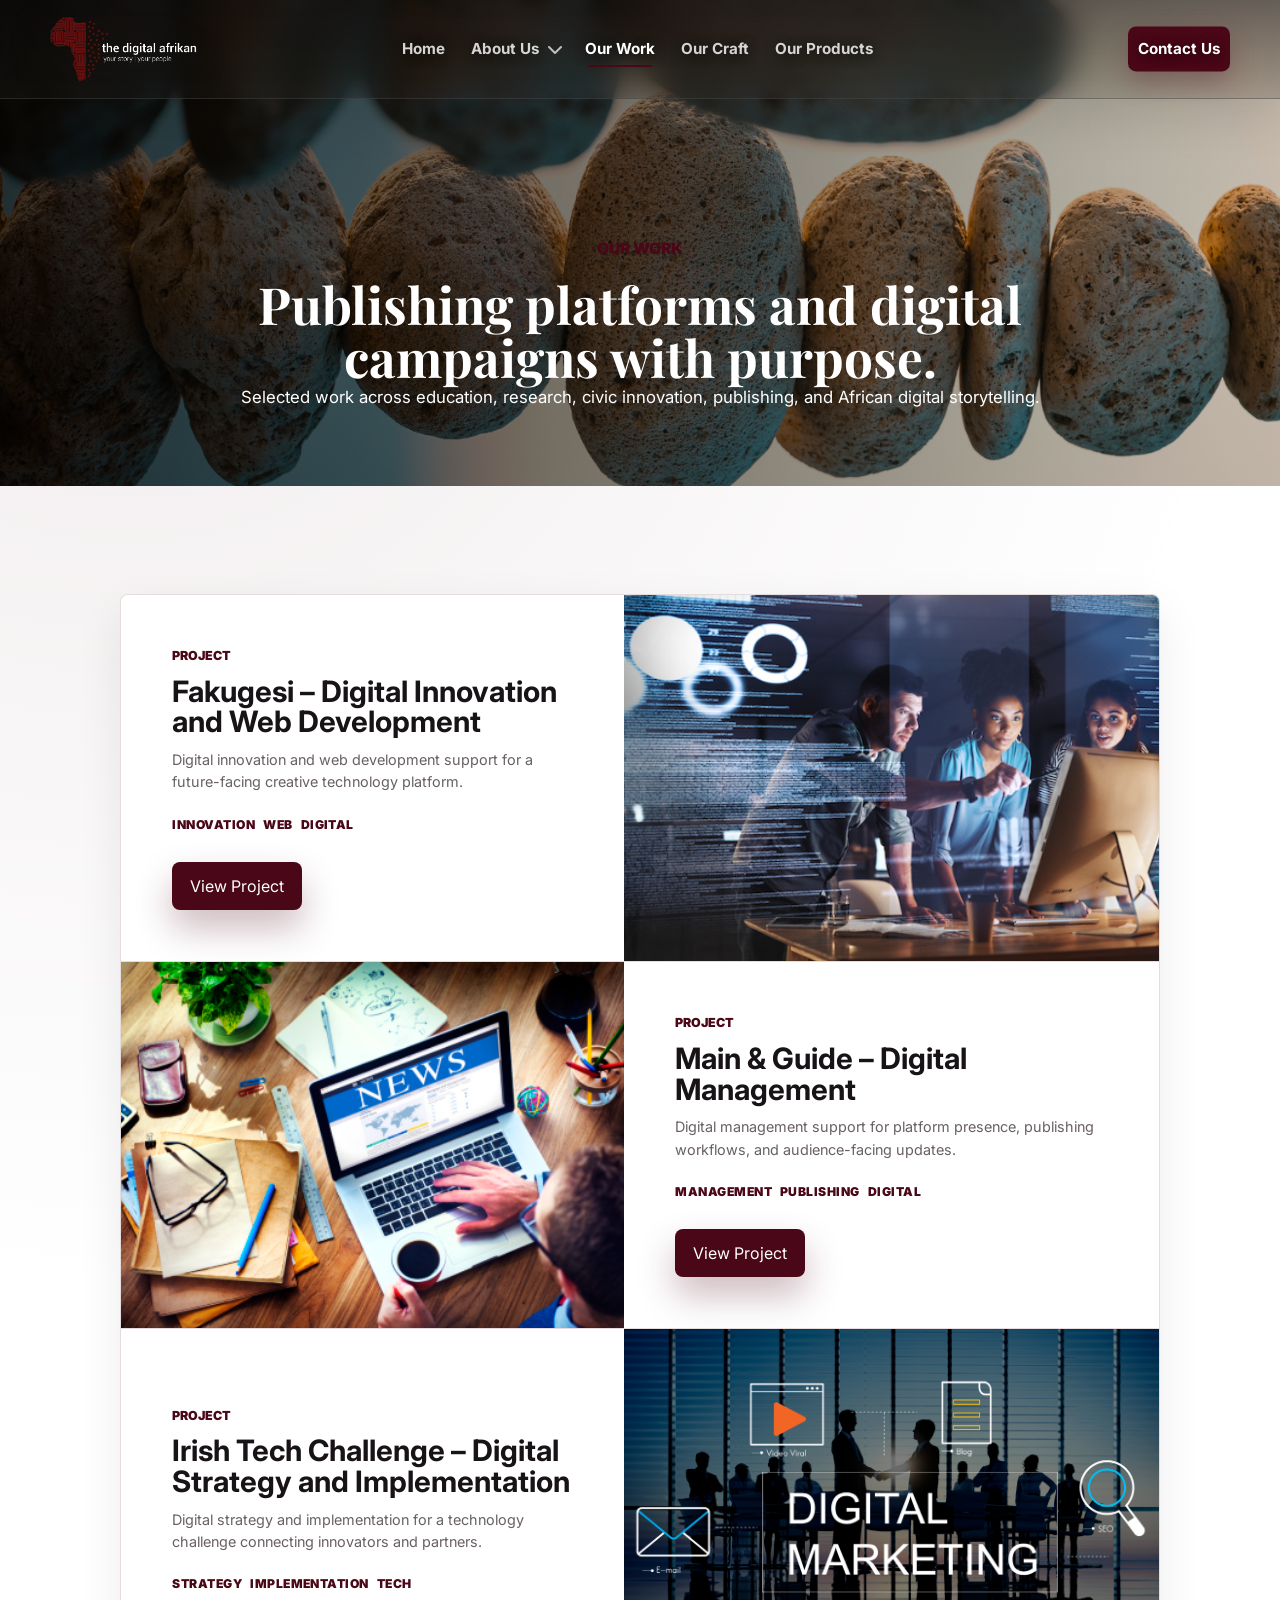
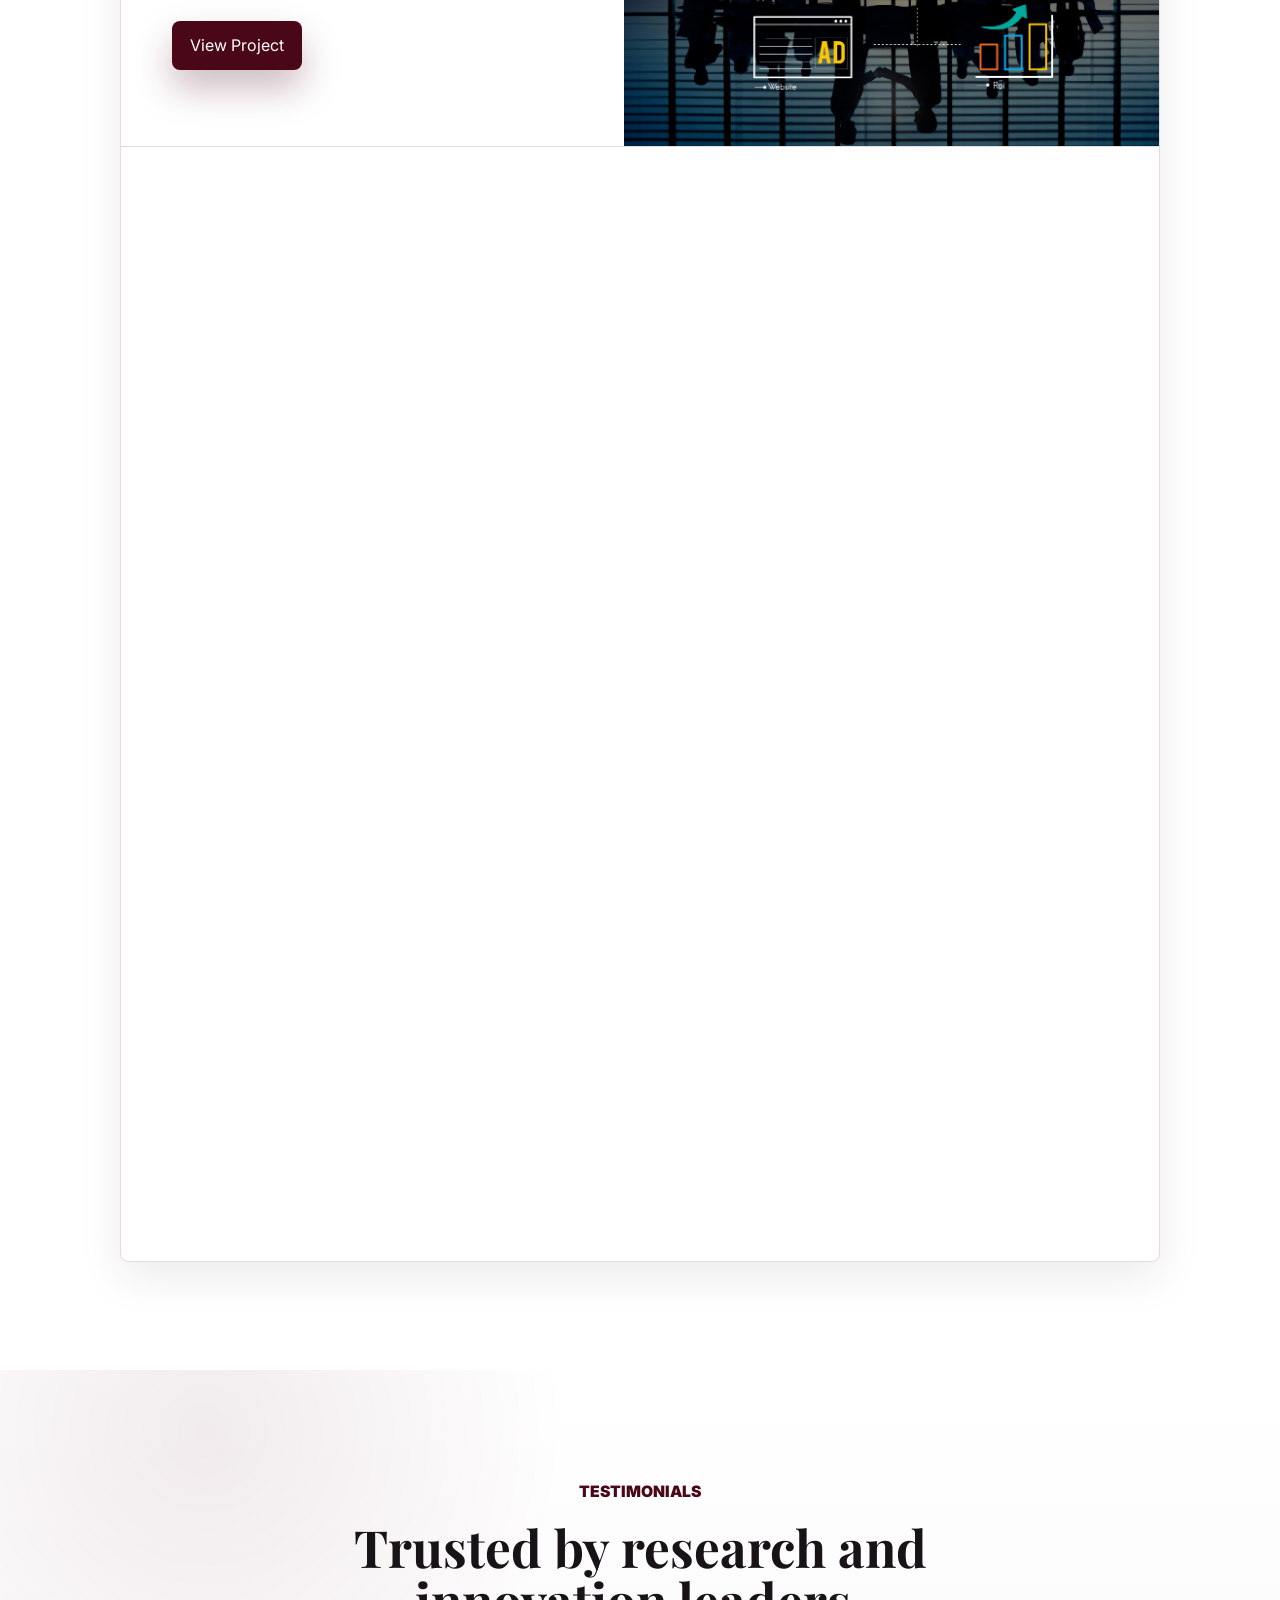
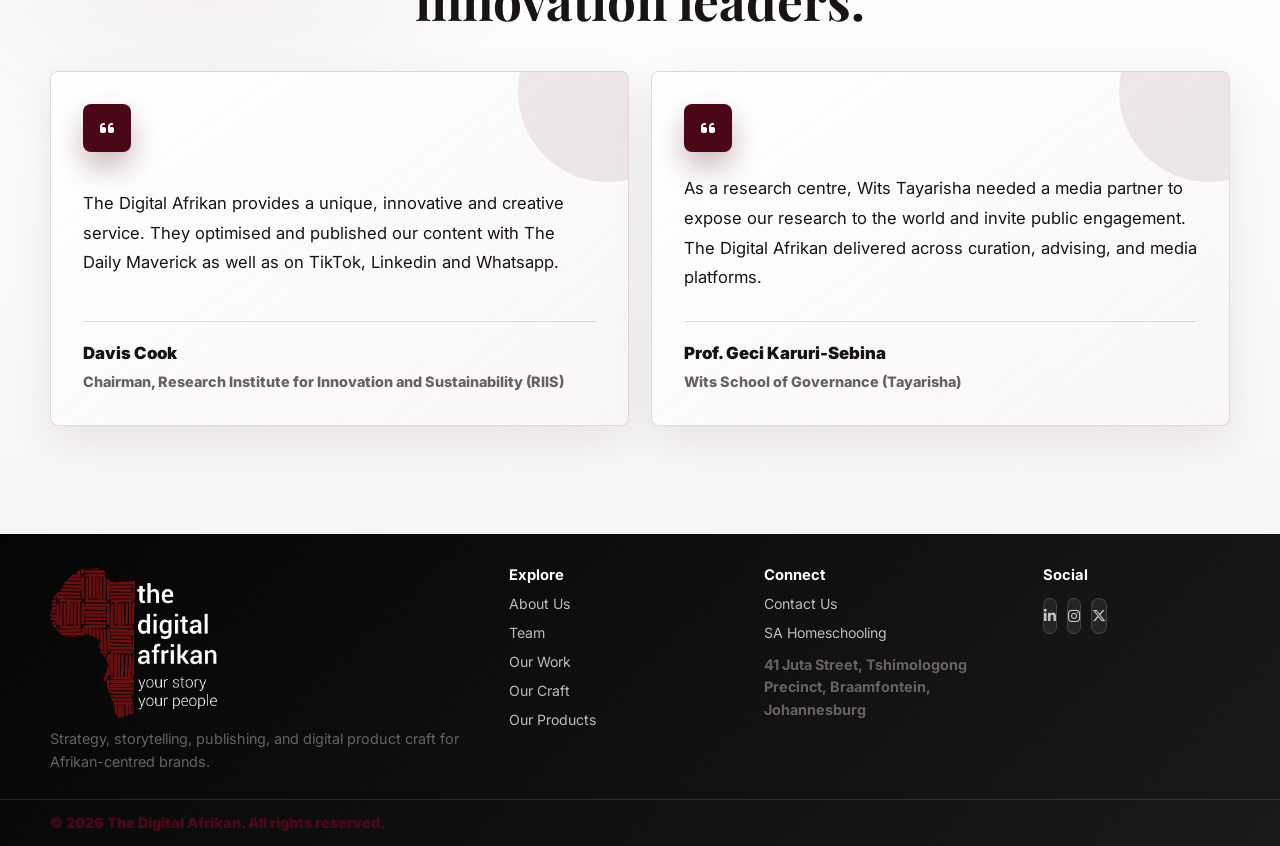
<file: projects.html>
<!DOCTYPE html>
<html lang="en">
<head>
    <meta charset="UTF-8">
    <meta name="viewport" content="width=device-width, initial-scale=1.0">
    <meta name="description" content="Our Work by The Digital Afrikan.">
    <title>The Digital Afrikan | Our Work</title>
    <link rel="preconnect" href="https://fonts.googleapis.com">
    <link rel="preconnect" href="https://fonts.gstatic.com" crossorigin>
    <link href="https://fonts.googleapis.com/css2?family=Inter:wght@300;400;500;600;700;800;900&family=Playfair+Display:wght@500;600;700&display=swap" rel="stylesheet">
    <link rel="stylesheet" href="https://cdnjs.cloudflare.com/ajax/libs/font-awesome/6.4.0/css/all.min.css">
    <link rel="stylesheet" href="css/style.css">
    <link rel="stylesheet" href="css/responsive.css">
    <script src="main.js" defer></script>
</head>
<body>
    <a class="skip-link" href="#main">Skip to content</a>
    <header class="site-header" id="siteHeader">
        <div class="container header-container">
            <a href="index.html" class="brand" aria-label="The Digital Afrikan homepage"><img src="images/tda-logo-landscape-white.png" alt="The Digital Afrikan" class="brand-logo brand-logo-header"></a>
            <button class="mobile-toggle" id="mobileToggle" type="button" aria-label="Open navigation" aria-expanded="false" aria-controls="navMenu"><span></span><span></span><span></span></button>
            <nav class="site-nav" aria-label="Primary navigation">
                <ul id="navMenu">
                    <li><a href="index.html" class="nav-link">Home</a></li>
                    <li class="nav-item has-dropdown"><a href="about.html" class="nav-link">About Us</a><button class="dropdown-toggle" type="button" aria-label="Open About submenu" aria-expanded="false"><i class="fa-solid fa-chevron-down"></i></button><ul class="dropdown-menu" aria-label="About submenu"><li><a href="about.html">About Us</a></li><li><a href="team.html">Team</a></li></ul></li>
                    <li><a href="projects.html" class="nav-link active">Our Work</a></li>
                    <li><a href="services.html" class="nav-link">Our Craft</a></li>
                    <li><a href="products.html" class="nav-link">Our Products</a></li>
                    <li><a href="contact.html" class="nav-link nav-cta">Contact Us</a></li>
                </ul>
            </nav>
        </div>
    </header>
    <main id="main">
        <section class="page-hero page-hero-work section-pattern">
            <div class="container">
                <div class="section-heading reveal">
                    <span class="eyebrow">Our Work</span>
                    <h1 class="two-line-heading"><span>Publishing platforms and digital</span><span>campaigns with purpose.</span></h1>
                    <p class="page-description">Selected work across education, research, civic innovation, publishing, and African digital storytelling.</p>
                </div>
            </div>
        </section>
        <section class="projects-section">
            <div class="container">
                <div class="project-showcase">
                    <article class="project-card project-feature reveal"><div class="project-content"><span>Project</span><h3>Fakugesi – Digital Innovation and Web Development</h3><p>Digital innovation and web development support for a future-facing creative technology platform.</p><div class="tag-row" aria-label="Project labels"><span>Innovation</span><span>Web</span><span>Digital</span></div><div class="project-actions"><button class="btn btn-primary detail-modal-trigger" type="button" data-title="Fakugesi – Digital Innovation and Web Development" data-kicker="Project" data-icon="fa-laptop-code" data-body="Digital innovation and web development support for a future-facing creative technology platform." data-focus="Innovation strategy, web development, platform support, and digital delivery.">View Project</button></div></div><div class="project-image-panel"><img src="images/about-technology-team.png" alt="Digital team reviewing technology work"></div></article>
                    <article class="project-card project-feature is-reversed reveal"><div class="project-content"><span>Project</span><h3>Main &amp; Guide – Digital Management</h3><p>Digital management support for platform presence, publishing workflows, and audience-facing updates.</p><div class="tag-row" aria-label="Project labels"><span>Management</span><span>Publishing</span><span>Digital</span></div><div class="project-actions"><button class="btn btn-primary detail-modal-trigger" type="button" data-title="Main &amp; Guide – Digital Management" data-kicker="Project" data-icon="fa-newspaper" data-body="Digital management support for platform presence, publishing workflows, and audience-facing updates." data-focus="Digital management, publishing workflows, platform updates, and audience-facing delivery.">View Project</button></div></div><div class="project-image-panel"><img src="images/about-editorial-news.png" alt="Editorial desk with digital publishing tools"></div></article>
                    <article class="project-card project-feature reveal"><div class="project-content"><span>Project</span><h3>Irish Tech Challenge – Digital Strategy and Implementation</h3><p>Digital strategy and implementation for a technology challenge connecting innovators and partners.</p><div class="tag-row" aria-label="Project labels"><span>Strategy</span><span>Implementation</span><span>Tech</span></div><div class="project-actions"><button class="btn btn-primary detail-modal-trigger" type="button" data-title="Irish Tech Challenge – Digital Strategy and Implementation" data-kicker="Project" data-icon="fa-chart-line" data-body="Digital strategy and implementation for a technology challenge connecting innovators and partners." data-focus="Digital strategy, implementation planning, challenge communications, and partner coordination.">View Project</button></div></div><div class="project-image-panel"><img src="images/project-digital-campaigns.jpg" alt="Digital marketing strategy and campaign icons"></div></article>
                    <article class="project-card project-feature is-reversed reveal"><div class="project-content"><span>Project</span><h3>SA Tech Challenge – Digital Management &amp; Implementation</h3><p>Digital management and implementation support for challenge communications and delivery.</p><div class="tag-row" aria-label="Project labels"><span>Management</span><span>Implementation</span><span>Challenge</span></div><div class="project-actions"><button class="btn btn-primary detail-modal-trigger" type="button" data-title="SA Tech Challenge – Digital Management &amp; Implementation" data-kicker="Project" data-icon="fa-layer-group" data-body="Digital management and implementation support for challenge communications and delivery." data-focus="Challenge delivery, communications management, implementation support, and digital operations.">View Project</button></div></div><div class="project-image-panel"><img src="images/project-research-publishing.jpg" alt="Open books and printed pages"></div></article>
                    <article class="project-card project-feature reveal"><div class="project-content"><span>Project</span><h3>Tayarisha Election Series – Podcast Production</h3><p>Podcast production for civic research conversations and election-focused public engagement.</p><div class="tag-row" aria-label="Project labels"><span>Podcast</span><span>Production</span><span>Civic</span></div><div class="project-actions"><button class="btn btn-primary detail-modal-trigger" type="button" data-title="Tayarisha Election Series – Podcast Production" data-kicker="Project" data-icon="fa-microphone" data-body="Podcast production for civic research conversations and election-focused public engagement." data-focus="Podcast production, civic storytelling, editorial preparation, and public engagement.">View Project</button></div></div><div class="project-image-panel"><img src="images/about-digital-learning.png" alt="Digital learning interface on a laptop"></div></article>
                    <article class="project-card project-feature is-reversed reveal"><div class="project-content"><span>Project</span><h3>Tayarisha Research Series – Production and Publishing</h3><p>Production and publishing support for research-led stories built for public understanding.</p><div class="tag-row" aria-label="Project labels"><span>Research</span><span>Production</span><span>Publishing</span></div><div class="project-actions"><button class="btn btn-primary detail-modal-trigger" type="button" data-title="Tayarisha Research Series – Production and Publishing" data-kicker="Project" data-icon="fa-book-open" data-body="Production and publishing support for research-led stories built for public understanding." data-focus="Research translation, content production, publishing workflows, and editorial delivery.">View Project</button></div></div><div class="project-image-panel"><img src="images/about-editorial-news.png" alt="Editorial desk with digital publishing tools"></div></article>
                </div>
            </div>
        </section>
        <div class="team-modal" id="detailModal" aria-hidden="true">
            <div class="team-modal-panel" role="dialog" aria-modal="true" aria-labelledby="detailModalTitle" tabindex="-1">
                <button class="modal-close" type="button" aria-label="Back to projects"><i class="fa-solid fa-arrow-left"></i><span>Back</span></button>
                <div class="avatar-placeholder modal-avatar"><i class="fa-solid fa-layer-group" id="detailModalIcon"></i></div>
                <span class="eyebrow" id="detailModalKicker">Project</span>
                <h2 id="detailModalTitle">Project</h2>
                <p id="detailModalBody">More details will appear here.</p>
                <div class="modal-focus">
                    <strong>Focus areas</strong>
                    <p id="detailModalFocus">Focus areas will appear here.</p>
                </div>
                <a href="contact.html" class="btn btn-primary modal-action">Discuss Similar Work</a>
            </div>
        </div>
        <section class="testimonials-section">
            <div class="container">
                <div class="section-heading reveal"><span class="eyebrow">Testimonials</span><h2>Trusted by research and innovation leaders.</h2></div>
                <div class="testimonials-grid">
                    <article class="testimonial-card reveal"><div class="quote-mark" aria-hidden="true"><i class="fa-solid fa-quote-left"></i></div><p>The Digital Afrikan provides a unique, innovative and creative service. They optimised and published our content with The Daily Maverick as well as on TikTok, Linkedin and Whatsapp.</p><div class="testimonial-person"><strong>Davis Cook</strong><span>Chairman, Research Institute for Innovation and Sustainability (RIIS)</span></div></article>
                    <article class="testimonial-card reveal"><div class="quote-mark" aria-hidden="true"><i class="fa-solid fa-quote-left"></i></div><p>As a research centre, Wits Tayarisha needed a media partner to expose our research to the world and invite public engagement. The Digital Afrikan delivered across curation, advising, and media platforms.</p><div class="testimonial-person"><strong>Prof. Geci Karuri-Sebina</strong><span>Wits School of Governance (Tayarisha)</span></div></article>
                </div>
            </div>
        </section>
    </main>
    <footer class="site-footer">
        <div class="container footer-grid">
            <div><a href="index.html" class="brand footer-brand"><img src="images/tda-logo-stacked-white.png" alt="The Digital Afrikan" class="brand-logo brand-logo-footer"></a><p>Strategy, storytelling, publishing, and digital product craft for Afrikan-centred brands.</p></div>
            <div><h3>Explore</h3><a href="about.html">About Us</a><a href="team.html">Team</a><a href="projects.html">Our Work</a><a href="services.html">Our Craft</a><a href="products.html">Our Products</a></div>
            <div><h3>Connect</h3><a href="contact.html">Contact Us</a><a href="https://sahomeschooling.com/magazine" target="_blank" rel="noopener">SA Homeschooling</a><p class="footer-address">41 Juta Street, Tshimologong Precinct, Braamfontein, Johannesburg</p></div>
            <div><h3>Social</h3><div class="social-links" aria-label="Social links"><a href="contact.html" aria-label="LinkedIn"><i class="fa-brands fa-linkedin-in"></i></a><a href="contact.html" aria-label="Instagram"><i class="fa-brands fa-instagram"></i></a><a href="contact.html" aria-label="X"><i class="fa-brands fa-x-twitter"></i></a></div></div>
        </div>
        <div class="footer-bottom"><div class="container footer-bottom-inner"><p>&copy; 2026 The Digital Afrikan. All rights reserved.</p></div></div>
    </footer>
</body>
</html>
</file>
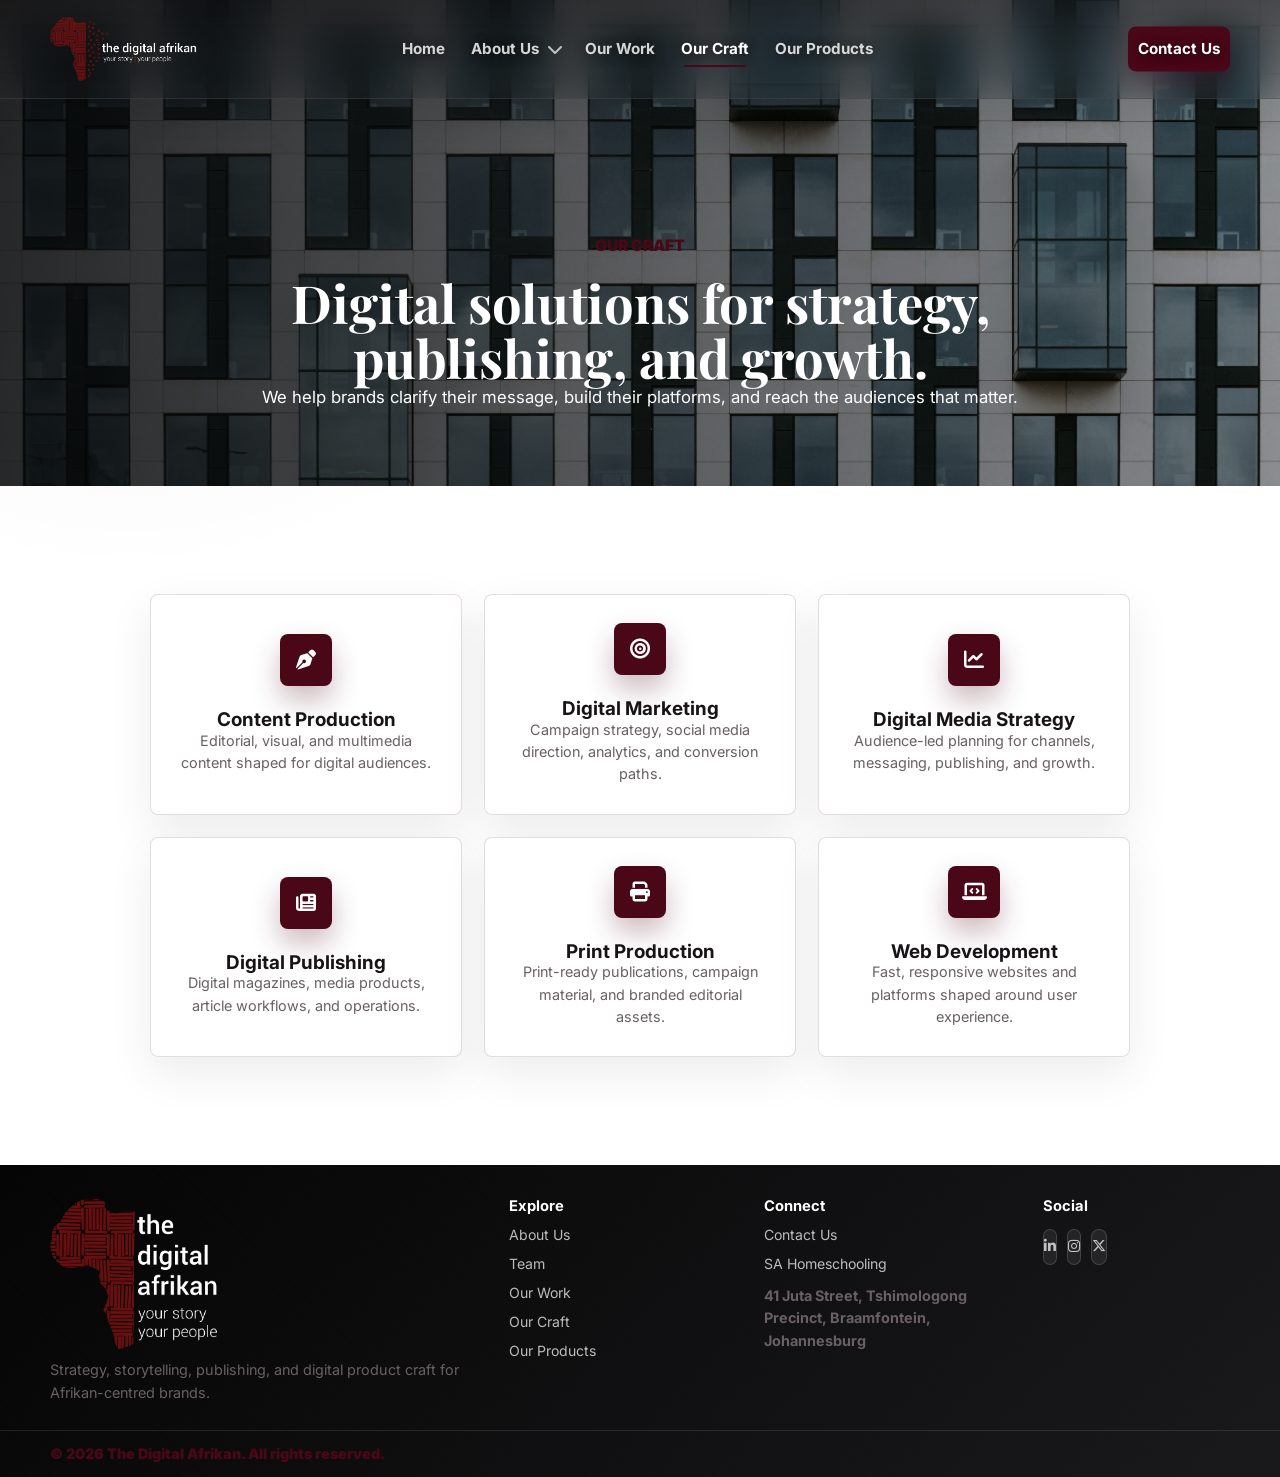
<file: services.html>
<!DOCTYPE html>
<html lang="en">
<head>
    <meta charset="UTF-8">
    <meta name="viewport" content="width=device-width, initial-scale=1.0">
    <meta name="description" content="Digital services from The Digital Afrikan.">
    <title>The Digital Afrikan | Our Craft</title>
    <link rel="preconnect" href="https://fonts.googleapis.com">
    <link rel="preconnect" href="https://fonts.gstatic.com" crossorigin>
    <link href="https://fonts.googleapis.com/css2?family=Inter:wght@300;400;500;600;700;800;900&family=Playfair+Display:wght@500;600;700&display=swap" rel="stylesheet">
    <link rel="stylesheet" href="https://cdnjs.cloudflare.com/ajax/libs/font-awesome/6.4.0/css/all.min.css">
    <link rel="stylesheet" href="css/style.css">
    <link rel="stylesheet" href="css/responsive.css">
    <script src="main.js" defer></script>
</head>
<body>
    <a class="skip-link" href="#main">Skip to content</a>
    <header class="site-header" id="siteHeader">
        <div class="container header-container">
            <a href="index.html" class="brand" aria-label="The Digital Afrikan homepage"><img src="images/tda-logo-landscape-white.png" alt="The Digital Afrikan" class="brand-logo brand-logo-header"></a>
            <button class="mobile-toggle" id="mobileToggle" type="button" aria-label="Open navigation" aria-expanded="false" aria-controls="navMenu"><span></span><span></span><span></span></button>
            <nav class="site-nav" aria-label="Primary navigation">
                <ul id="navMenu">
                    <li><a href="index.html" class="nav-link">Home</a></li>
                    <li class="nav-item has-dropdown"><a href="about.html" class="nav-link">About Us</a><button class="dropdown-toggle" type="button" aria-label="Open About submenu" aria-expanded="false"><i class="fa-solid fa-chevron-down"></i></button><ul class="dropdown-menu" aria-label="About submenu"><li><a href="about.html">About Us</a></li><li><a href="team.html">Team</a></li></ul></li>
                    <li><a href="projects.html" class="nav-link">Our Work</a></li>
                    <li><a href="services.html" class="nav-link active">Our Craft</a></li>
                    <li><a href="products.html" class="nav-link">Our Products</a></li>
                    <li><a href="contact.html" class="nav-link nav-cta">Contact Us</a></li>
                </ul>
            </nav>
        </div>
    </header>
    <main id="main">
        <section class="page-hero page-hero-craft section-pattern">
            <div class="container">
                <div class="section-heading reveal">
                    <span class="eyebrow">Our Craft</span>
                    <h1 class="two-line-heading"><span>Digital solutions for strategy,</span><span>publishing, and growth.</span></h1>
                    <p class="page-description">We help brands clarify their message, build their platforms, and reach the audiences that matter.</p>
                </div>
            </div>
        </section>
        <section class="services">
            <div class="container">
                <div class="services-grid">
                    <button class="service-card detail-modal-trigger reveal" type="button" data-title="Content Production" data-kicker="Service" data-icon="fa-pen-nib" data-body="Editorial, visual, and multimedia content production shaped for digital audiences and publishing goals." data-focus="Article production, multimedia assets, campaign content, editorial workflows, and quality control."><i class="fa-solid fa-pen-nib service-icon"></i><h3>Content Production</h3><p>Editorial, visual, and multimedia content shaped for digital audiences.</p></button>
                    <button class="service-card detail-modal-trigger reveal" type="button" data-title="Digital Marketing" data-kicker="Service" data-icon="fa-bullseye" data-body="Campaign strategy, social media direction, analytics, and conversion paths designed to build useful momentum." data-focus="Campaign planning, social media strategy, paid and organic content direction, analytics, and audience journeys."><i class="fa-solid fa-bullseye service-icon"></i><h3>Digital Marketing</h3><p>Campaign strategy, social media direction, analytics, and conversion paths.</p></button>
                    <button class="service-card detail-modal-trigger reveal" type="button" data-title="Digital Media Strategy" data-kicker="Service" data-icon="fa-chart-line" data-body="Audience-led digital media planning that clarifies channels, messaging, publishing rhythm, and performance goals." data-focus="Audience strategy, channel planning, content architecture, publishing calendars, and measurement."><i class="fa-solid fa-chart-line service-icon"></i><h3>Digital Media Strategy</h3><p>Audience-led planning for channels, messaging, publishing, and growth.</p></button>
                    <button class="service-card detail-modal-trigger reveal" type="button" data-title="Digital Publishing" data-kicker="Service" data-icon="fa-newspaper" data-body="Digital magazines, media products, article workflows, and content operations for teams that need publishing consistency." data-focus="Digital magazines, editorial calendars, article workflows, publishing systems, and content governance."><i class="fa-solid fa-newspaper service-icon"></i><h3>Digital Publishing</h3><p>Digital magazines, media products, article workflows, and operations.</p></button>
                    <button class="service-card detail-modal-trigger reveal" type="button" data-title="Print Production" data-kicker="Service" data-icon="fa-print" data-body="Print-ready production support for publications, campaign material, and branded editorial assets." data-focus="Print layouts, publication production, production checks, campaign collateral, and supplier-ready assets."><i class="fa-solid fa-print service-icon"></i><h3>Print Production</h3><p>Print-ready publications, campaign material, and branded editorial assets.</p></button>
                    <button class="service-card detail-modal-trigger reveal" type="button" data-title="Web Development" data-kicker="Service" data-icon="fa-laptop-code" data-body="Fast, responsive websites and platforms shaped around brand clarity, performance, and user experience." data-focus="Responsive websites, landing pages, CMS setup, platform improvements, performance, and usability."><i class="fa-solid fa-laptop-code service-icon"></i><h3>Web Development</h3><p>Fast, responsive websites and platforms shaped around user experience.</p></button>
                </div>
            </div>
        </section>
        <div class="team-modal" id="detailModal" aria-hidden="true">
            <div class="team-modal-panel" role="dialog" aria-modal="true" aria-labelledby="detailModalTitle" tabindex="-1">
                <button class="modal-close" type="button" aria-label="Back to services"><i class="fa-solid fa-arrow-left"></i><span>Back</span></button>
                <div class="avatar-placeholder modal-avatar"><i class="fa-solid fa-chart-line" id="detailModalIcon"></i></div>
                <span class="eyebrow" id="detailModalKicker">Service</span>
                <h2 id="detailModalTitle">Service</h2>
                <p id="detailModalBody">More details will appear here.</p>
                <div class="modal-focus">
                    <strong>Focus areas</strong>
                    <p id="detailModalFocus">Focus areas will appear here.</p>
                </div>
                <a href="contact.html" class="btn btn-primary modal-action">Contact Us</a>
            </div>
        </div>
    </main>
    <footer class="site-footer">
        <div class="container footer-grid">
            <div><a href="index.html" class="brand footer-brand"><img src="images/tda-logo-stacked-white.png" alt="The Digital Afrikan" class="brand-logo brand-logo-footer"></a><p>Strategy, storytelling, publishing, and digital product craft for Afrikan-centred brands.</p></div>
            <div><h3>Explore</h3><a href="about.html">About Us</a><a href="team.html">Team</a><a href="projects.html">Our Work</a><a href="services.html">Our Craft</a><a href="products.html">Our Products</a></div>
            <div><h3>Connect</h3><a href="contact.html">Contact Us</a><a href="https://sahomeschooling.com/magazine" target="_blank" rel="noopener">SA Homeschooling</a><p class="footer-address">41 Juta Street, Tshimologong Precinct, Braamfontein, Johannesburg</p></div>
            <div><h3>Social</h3><div class="social-links" aria-label="Social links"><a href="contact.html" aria-label="LinkedIn"><i class="fa-brands fa-linkedin-in"></i></a><a href="contact.html" aria-label="Instagram"><i class="fa-brands fa-instagram"></i></a><a href="contact.html" aria-label="X"><i class="fa-brands fa-x-twitter"></i></a></div></div>
        </div>
        <div class="footer-bottom"><div class="container footer-bottom-inner"><p>&copy; 2026 The Digital Afrikan. All rights reserved.</p></div></div>
    </footer>
</body>
</html>
</file>
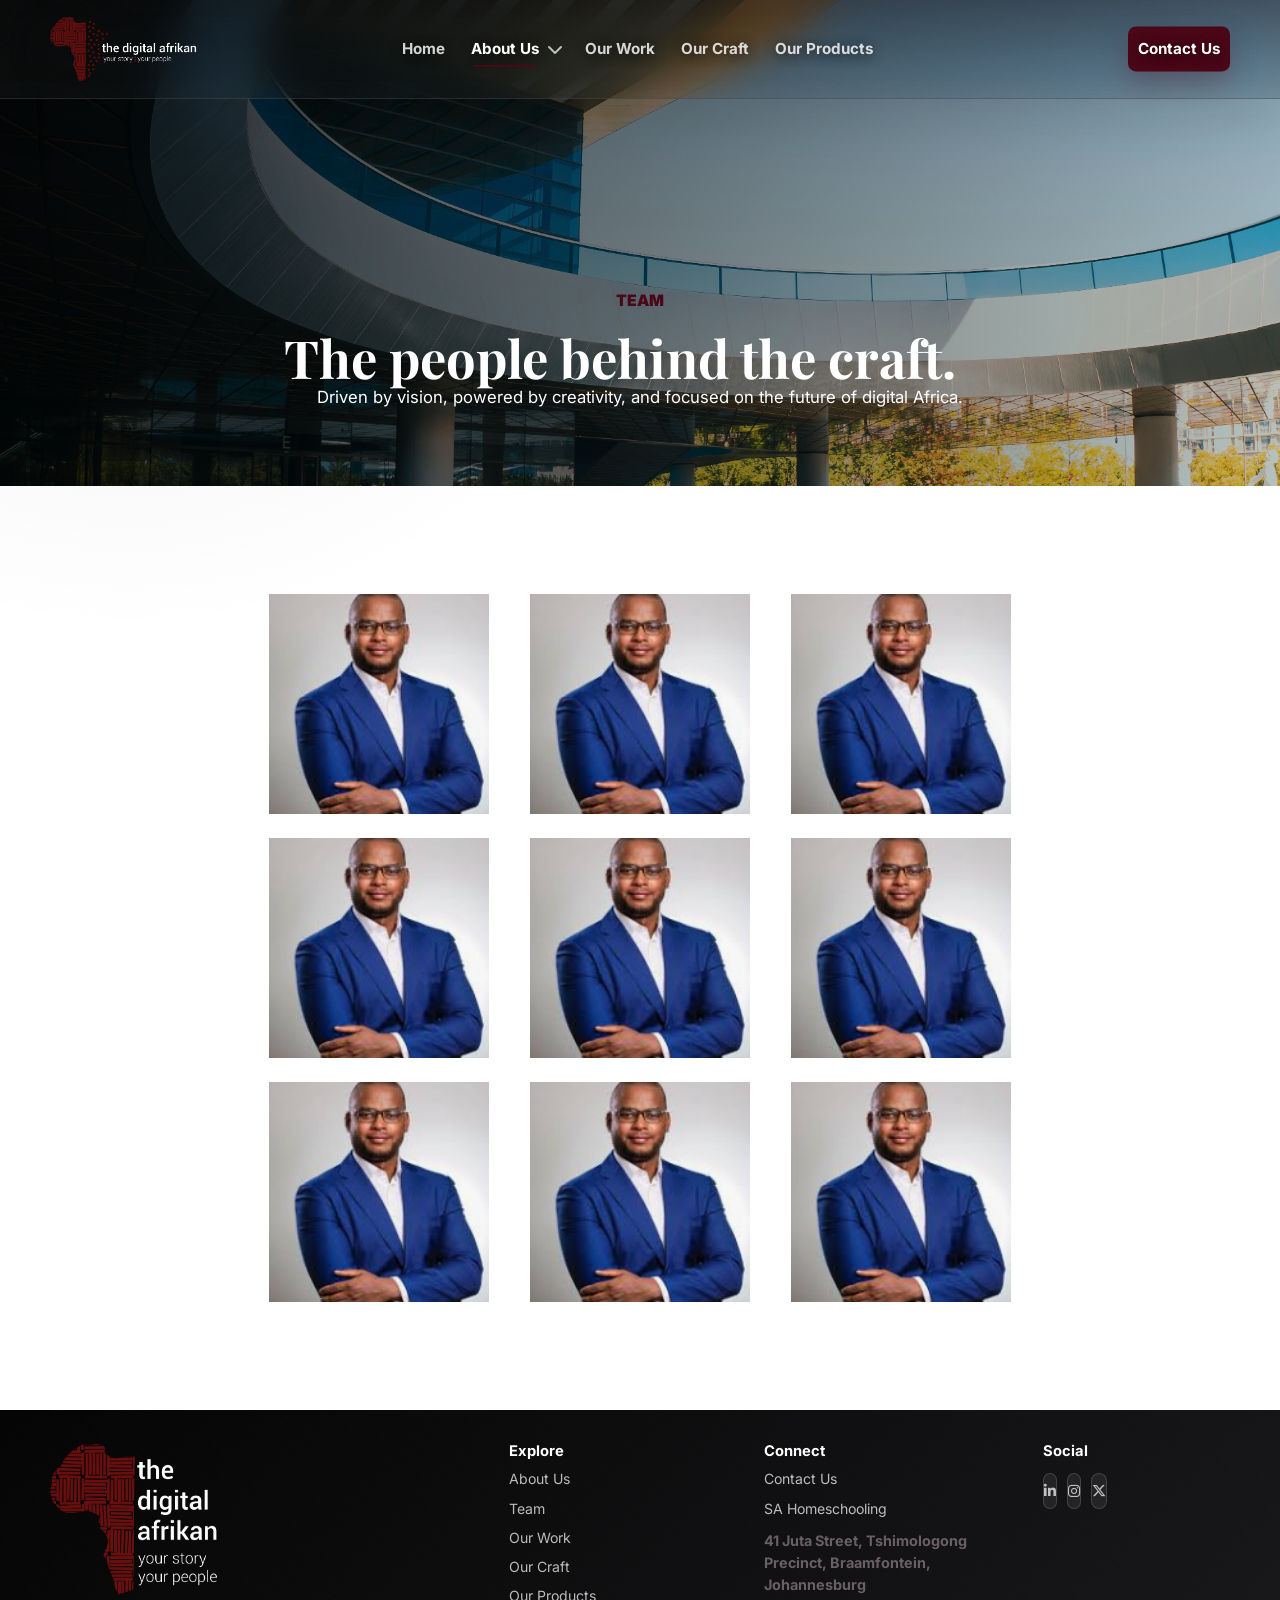
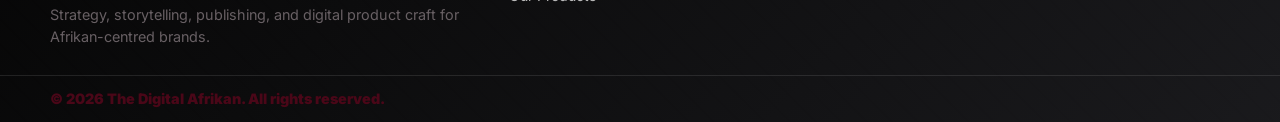
<file: team.html>
<!DOCTYPE html>
<html lang="en">
<head>
    <meta charset="UTF-8">
    <meta name="viewport" content="width=device-width, initial-scale=1.0">
    <meta name="description" content="The team behind The Digital Afrikan.">
    <title>The Digital Afrikan | Team</title>
    <link rel="preconnect" href="https://fonts.googleapis.com">
    <link rel="preconnect" href="https://fonts.gstatic.com" crossorigin>
    <link href="https://fonts.googleapis.com/css2?family=Inter:wght@300;400;500;600;700;800;900&family=Playfair+Display:wght@500;600;700&display=swap" rel="stylesheet">
    <link rel="stylesheet" href="https://cdnjs.cloudflare.com/ajax/libs/font-awesome/6.4.0/css/all.min.css">
    <link rel="stylesheet" href="css/style.css">
    <link rel="stylesheet" href="css/responsive.css">
    <script src="main.js" defer></script>
</head>
<body>
    <a class="skip-link" href="#main">Skip to content</a>
    <header class="site-header" id="siteHeader"><div class="container header-container"><a href="index.html" class="brand" aria-label="The Digital Afrikan homepage"><img src="images/tda-logo-landscape-white.png" alt="The Digital Afrikan" class="brand-logo brand-logo-header"></a><button class="mobile-toggle" id="mobileToggle" type="button" aria-label="Open navigation" aria-expanded="false" aria-controls="navMenu"><span></span><span></span><span></span></button><nav class="site-nav" aria-label="Primary navigation"><ul id="navMenu"><li><a href="index.html" class="nav-link">Home</a></li><li class="nav-item has-dropdown"><a href="about.html" class="nav-link active">About Us</a><button class="dropdown-toggle" type="button" aria-label="Open About submenu" aria-expanded="false"><i class="fa-solid fa-chevron-down"></i></button><ul class="dropdown-menu" aria-label="About submenu"><li><a href="about.html">About Us</a></li><li><a href="team.html">Team</a></li></ul></li><li><a href="projects.html" class="nav-link">Our Work</a></li><li><a href="services.html" class="nav-link">Our Craft</a></li><li><a href="products.html" class="nav-link">Our Products</a></li><li><a href="contact.html" class="nav-link nav-cta">Contact Us</a></li></ul></nav></div></header>
    <main id="main">
        <section class="page-hero page-hero-team section-pattern"><div class="container"><div class="section-heading reveal"><span class="eyebrow">Team</span><h1>The people behind the craft.</h1><p class="page-description">Driven by vision, powered by creativity, and focused on the future of digital Africa.</p></div></div></section>
        <section class="team-section">
            <div class="container">
                <div class="team-placeholder-grid reveal" aria-label="Team placeholders">
                    <button class="team-photo-placeholder team-modal-trigger" type="button" data-name="Amina Dlamini" data-role="Strategy Lead" data-image="images/profile.png" data-bio="Amina shapes digital strategy, publishing direction, and long-term audience growth for Afrikan-centred work." data-focus="Brand strategy, media positioning, audience development, and publishing models."><img src="images/profile.png" alt="Amina Dlamini placeholder portrait"></button>
                    <button class="team-photo-placeholder team-modal-trigger" type="button" data-name="Kabelo Mokoena" data-role="Editorial Lead" data-image="images/profile.png" data-bio="Kabelo leads editorial planning and story development across research, education, and digital culture projects." data-focus="Editorial craft, research translation, publishing standards, and content systems."><img src="images/profile.png" alt="Kabelo Mokoena placeholder portrait"></button>
                    <button class="team-photo-placeholder team-modal-trigger" type="button" data-name="Nandi Khumalo" data-role="Technology Lead" data-image="images/profile.png" data-bio="Nandi supports platform planning, digital products, automation, and the technical delivery of audience-facing experiences." data-focus="Web platforms, product systems, analytics, automation, and performance."><img src="images/profile.png" alt="Nandi Khumalo placeholder portrait"></button>
                    <button class="team-photo-placeholder team-modal-trigger" type="button" data-name="Thabo Naidoo" data-role="Publishing Producer" data-image="images/profile.png" data-bio="Thabo coordinates publishing workflows, production calendars, and partner content delivery." data-focus="Production planning, partner publishing, content QA, and release coordination."><img src="images/profile.png" alt="Thabo Naidoo placeholder portrait"></button>
                    <button class="team-photo-placeholder team-modal-trigger" type="button" data-name="Lerato Molefe" data-role="Campaign Specialist" data-image="images/profile.png" data-bio="Lerato builds campaign concepts and distribution plans for brands, platforms, and public-interest stories." data-focus="Digital campaigns, social distribution, audience engagement, and reporting."><img src="images/profile.png" alt="Lerato Molefe placeholder portrait"></button>
                    <button class="team-photo-placeholder team-modal-trigger" type="button" data-name="Sipho Jacobs" data-role="Research Editor" data-image="images/profile.png" data-bio="Sipho helps turn complex research and innovation work into clear public-facing stories." data-focus="Research editing, narrative development, public engagement, and media translation."><img src="images/profile.png" alt="Sipho Jacobs placeholder portrait"></button>
                    <button class="team-photo-placeholder team-modal-trigger" type="button" data-name="Maya Petersen" data-role="Design Lead" data-image="images/profile.png" data-bio="Maya shapes visual systems and user-facing design for publishing products and digital campaigns." data-focus="Visual direction, UX, interface systems, and brand expression."><img src="images/profile.png" alt="Maya Petersen placeholder portrait"></button>
                    <button class="team-photo-placeholder team-modal-trigger" type="button" data-name="Neo Pillay" data-role="Content Strategist" data-image="images/profile.png" data-bio="Neo plans content journeys that connect stories with the right audiences and platforms." data-focus="SEO storytelling, content architecture, publishing calendars, and audience journeys."><img src="images/profile.png" alt="Neo Pillay placeholder portrait"></button>
                    <button class="team-photo-placeholder team-modal-trigger" type="button" data-name="Zanele Adams" data-role="Partnerships Lead" data-image="images/profile.png" data-bio="Zanele manages partner relationships and helps align collaborative projects with shared goals." data-focus="Partnerships, stakeholder coordination, project framing, and communications."><img src="images/profile.png" alt="Zanele Adams placeholder portrait"></button>
                </div>
            </div>
        </section>
        <div class="team-modal" id="teamModal" aria-hidden="true">
            <div class="team-modal-panel team-member-panel" role="dialog" aria-modal="true" aria-labelledby="teamModalName" tabindex="-1">
                <button class="modal-close" type="button" aria-label="Back to team"><i class="fa-solid fa-arrow-left"></i><span>Back</span></button>
                <div class="team-modal-info">
                    <h2 id="teamModalName">Team Member Name</h2>
                    <span class="eyebrow" id="teamModalRole">Role</span>
                    <p id="teamModalBio">More details will appear here.</p>
                    <div class="modal-focus">
                        <strong>Focus areas</strong>
                        <p id="teamModalFocus">Focus areas will appear here.</p>
                    </div>
                    <a href="contact.html" class="team-modal-social" aria-label="LinkedIn"><i class="fa-brands fa-linkedin"></i></a>
                </div>
                <div class="modal-portrait"><img src="images/team-member-placeholder.svg" alt="Team member placeholder" id="teamModalImage"></div>
            </div>
        </div>
    </main>
    <footer class="site-footer"><div class="container footer-grid"><div><a href="index.html" class="brand footer-brand"><img src="images/tda-logo-stacked-white.png" alt="The Digital Afrikan" class="brand-logo brand-logo-footer"></a><p>Strategy, storytelling, publishing, and digital product craft for Afrikan-centred brands.</p></div><div><h3>Explore</h3><a href="about.html">About Us</a><a href="team.html">Team</a><a href="projects.html">Our Work</a><a href="services.html">Our Craft</a><a href="products.html">Our Products</a></div><div><h3>Connect</h3><a href="contact.html">Contact Us</a><a href="https://sahomeschooling.com/magazine" target="_blank" rel="noopener">SA Homeschooling</a><p class="footer-address">41 Juta Street, Tshimologong Precinct, Braamfontein, Johannesburg</p></div><div><h3>Social</h3><div class="social-links" aria-label="Social links"><a href="contact.html" aria-label="LinkedIn"><i class="fa-brands fa-linkedin-in"></i></a><a href="contact.html" aria-label="Instagram"><i class="fa-brands fa-instagram"></i></a><a href="contact.html" aria-label="X"><i class="fa-brands fa-x-twitter"></i></a></div></div></div><div class="footer-bottom"><div class="container footer-bottom-inner"><p>&copy; 2026 The Digital Afrikan. All rights reserved.</p></div></div></footer>
</body>
</html>
</file>
<file: css/style.css>
:root {
    --primary: #171316;
    --primary-deep: #050405;
    --accent: #4a0718;
    --accent-bright: #6f1029;
    --accent-dark: #2b030d;
    --dark: #000000;
    --light: #f8f5f6;
    --paper: #ffffff;
    --surface: #ffffff;
    --surface-soft: #f7f3f4;
    --muted: #686064;
    --text: #171316;
    --line: rgba(74, 7, 24, 0.14);
    --shadow: 0 24px 70px rgba(23, 19, 22, 0.14);
    --shadow-soft: 0 16px 45px rgba(23, 19, 22, 0.08);
    --radius: 8px;
    --transition: 260ms ease;
}

* {
    margin: 0;
    padding: 0;
    box-sizing: border-box;
}

html {
    scroll-behavior: smooth;
    scroll-padding-top: 96px;
}

body {
    font-family: "Inter", sans-serif;
    background:
        radial-gradient(circle at 10% 4%, rgba(74, 7, 24, 0.08), transparent 28%),
        var(--paper);
    color: var(--text);
    line-height: 1.65;
    overflow-x: hidden;
}

body.nav-open {
    overflow: hidden;
}

body.modal-open {
    overflow: hidden;
}

img {
    display: block;
    max-width: 100%;
}

a {
    color: inherit;
    text-decoration: none;
}

button,
input,
select,
textarea {
    font: inherit;
}

.skip-link {
    position: fixed;
    top: 12px;
    left: 12px;
    z-index: 3000;
    transform: translateY(-140%);
    background: var(--accent);
    color: white;
    padding: 10px 16px;
    border-radius: var(--radius);
    transition: transform var(--transition);
}

.skip-link:focus {
    transform: translateY(0);
}

.container {
    width: min(1180px, calc(100% - 40px));
    margin: 0 auto;
}

.site-header {
    position: fixed;
    inset: 0 0 auto;
    z-index: 1000;
    padding: 12px 0;
    background:
        linear-gradient(180deg, rgba(5, 4, 5, 0.5), rgba(5, 4, 5, 0.2)),
        rgba(255, 255, 255, 0.04);
    color: white;
    -webkit-backdrop-filter: blur(18px) saturate(150%);
    backdrop-filter: blur(18px) saturate(150%);
    border-bottom: 1px solid rgba(255, 255, 255, 0.12);
    box-shadow: 0 18px 48px rgba(0, 0, 0, 0.12);
    transition: padding var(--transition), background var(--transition), border-color var(--transition), box-shadow var(--transition);
}

.site-header.scrolled {
    padding: 8px 0;
    background:
        linear-gradient(180deg, rgba(5, 4, 5, 0.64), rgba(5, 4, 5, 0.36)),
        rgba(74, 7, 24, 0.1);
    border-color: rgba(255, 255, 255, 0.16);
    box-shadow: 0 18px 54px rgba(0, 0, 0, 0.22);
}

.header-container {
    position: relative;
    display: flex;
    align-items: center;
    justify-content: center;
    gap: 28px;
    min-height: 74px;
}

.header-container > .brand {
    position: absolute;
    left: 0;
}

.brand {
    display: inline-flex;
    align-items: center;
    gap: 12px;
    min-width: 0;
    flex: 0 0 auto;
}

.brand-logo {
    display: block;
    width: auto;
    object-fit: contain;
}

.brand-logo-header {
    height: clamp(46px, 5vw, 64px);
    max-width: min(310px, 30vw);
    filter: drop-shadow(0 14px 24px rgba(0, 0, 0, 0.28));
}

.brand-logo-footer {
    height: auto;
    width: min(100%, 190px);
    max-height: 150px;
}

.site-nav {
    width: auto;
}

.site-nav ul {
    display: flex;
    align-items: center;
    justify-content: center;
    gap: 6px;
    list-style: none;
    flex-wrap: nowrap;
}

.site-nav li {
    min-width: 0;
}

.nav-link,
.dropdown-menu a {
    position: relative;
    display: inline-flex;
    align-items: center;
    min-height: 42px;
    padding: 10px 10px;
    color: rgba(255, 255, 255, 0.82);
    font-size: 0.95rem;
    font-weight: 700;
    white-space: nowrap;
    text-shadow: 0 2px 12px rgba(0, 0, 0, 0.72);
    transition: color var(--transition), transform var(--transition);
}

.nav-link::after,
.dropdown-menu a::after {
    content: "";
    position: absolute;
    left: 13px;
    right: 13px;
    bottom: 5px;
    height: 2px;
    transform: scaleX(0);
    transform-origin: left;
    background:
        repeating-linear-gradient(90deg, var(--accent) 0 8px, transparent 8px 12px),
        var(--accent);
    transition: transform var(--transition);
}

.nav-link:hover,
.nav-link.active,
.dropdown-menu a:hover {
    color: white;
}

.nav-link:hover::after,
.nav-link.active::after,
.dropdown-menu a:hover::after {
    transform: scaleX(1);
}

.nav-cta {
    position: absolute;
    top: 50%;
    right: 0;
    margin-left: 0;
    color: white;
    background: var(--accent);
    border-radius: var(--radius);
    box-shadow: 0 12px 28px rgba(74, 7, 24, 0.28);
    transform: translateY(-50%);
}

.nav-cta::after {
    display: none;
}

.nav-cta:hover {
    transform: translateY(calc(-50% - 2px));
    background: var(--accent-bright);
}

.has-dropdown {
    position: relative;
    display: flex;
    align-items: center;
}

.has-dropdown .nav-link {
    white-space: nowrap;
}

.dropdown-toggle {
    display: inline-grid;
    place-items: center;
    width: 28px;
    height: 28px;
    margin-left: -8px;
    border: 0;
    color: rgba(255, 255, 255, 0.72);
    background: transparent;
    cursor: pointer;
    transition: transform var(--transition), color var(--transition);
}

.has-dropdown:hover .dropdown-toggle,
.has-dropdown.open .dropdown-toggle {
    color: white;
    transform: rotate(180deg);
}

.dropdown-menu {
    position: absolute;
    top: calc(100% + 14px);
    left: 0;
    min-width: 150px;
    display: grid;
    grid-template-columns: 1fr;
    gap: 4px;
    padding: 10px;
    background:
        linear-gradient(145deg, rgba(5, 4, 5, 0.68), rgba(74, 7, 24, 0.28)),
        rgba(255, 255, 255, 0.08);
    border: 1px solid rgba(255, 255, 255, 0.16);
    border-radius: var(--radius);
    box-shadow: var(--shadow);
    -webkit-backdrop-filter: blur(18px) saturate(150%);
    backdrop-filter: blur(18px) saturate(150%);
    opacity: 0;
    visibility: hidden;
    transform: translateY(10px);
    transition: opacity var(--transition), transform var(--transition), visibility var(--transition);
}

.site-nav .dropdown-menu {
    display: grid;
    align-items: stretch;
    gap: 4px;
}

.dropdown-menu li {
    display: block;
}

.dropdown-menu a {
    width: 100%;
    white-space: nowrap;
}

.has-dropdown:hover .dropdown-menu,
.has-dropdown.open .dropdown-menu {
    opacity: 1;
    visibility: visible;
    transform: translateY(0);
}

.mobile-toggle {
    display: none;
    width: 46px;
    height: 46px;
    border: 1px solid rgba(255, 255, 255, 0.16);
    border-radius: var(--radius);
    background: rgba(255, 255, 255, 0.08);
    cursor: pointer;
}

.mobile-toggle span {
    display: block;
    width: 20px;
    height: 2px;
    margin: 5px auto;
    background: white;
    transition: transform var(--transition), opacity var(--transition);
}

.mobile-toggle.active span:nth-child(1) {
    transform: translateY(7px) rotate(45deg);
}

.mobile-toggle.active span:nth-child(2) {
    opacity: 0;
}

.mobile-toggle.active span:nth-child(3) {
    transform: translateY(-7px) rotate(-45deg);
}

section {
    position: relative;
    padding: 108px 0;
}

.section-alt {
    background:
        linear-gradient(180deg, rgba(248, 245, 246, 0.95), rgba(255, 255, 255, 0.98)),
        repeating-linear-gradient(135deg, rgba(74, 7, 24, 0.045) 0 2px, transparent 2px 16px);
}

.section-pattern::before {
    content: "";
    display: none;
    position: absolute;
    inset: 0;
    pointer-events: none;
    opacity: 0.14;
    background-image:
        linear-gradient(30deg, transparent 45%, rgba(74, 7, 24, 0.68) 46%, rgba(74, 7, 24, 0.68) 48%, transparent 49%),
        linear-gradient(150deg, transparent 45%, rgba(255, 255, 255, 0.4) 46%, rgba(255, 255, 255, 0.4) 48%, transparent 49%);
    background-size: 70px 70px;
}

.hero {
    position: relative;
    min-height: max(100vh, 60.05vw);
    display: grid;
    align-items: center;
    padding: 150px 0 112px;
    color: white;
    overflow: hidden;
    background: #050405; /* fallback */
}

/* 🎬 VIDEO BACKGROUND */
.hero-video {
    position: absolute;
    inset: 0;
    width: 100%;
    height: 100%;
    object-fit: cover;
    z-index: 0;

    /* controls visibility */
    filter: brightness(0.42) contrast(1.1) saturate(1.05);
}

/* 🌑 DARK OVERLAY (makes text readable) */
.hero::before {
    content: "";
    position: absolute;
    inset: 0;
    z-index: 1;

    background: linear-gradient(
        90deg,
        rgba(0, 0, 0, 0.88) 0%,
        rgba(0, 0, 0, 0.65) 40%,
        rgba(0, 0, 0, 0.35) 100%
    );
}

/* 📝 KEEP TEXT ABOVE EVERYTHING */
.hero-container {
    position: relative;
    z-index: 2;
}

/* Optional: improve text readability */
.hero h1 {
    text-shadow: 0 18px 42px rgba(0, 0, 0, 0.85);
}

/* CTA spacing stays nice */
.hero-cta {
    margin-top: 28px;
}

.color-stream {
    position: absolute;
    inset: 0;
    pointer-events: none;
    overflow: hidden;
}

.color-stream span {
    position: absolute;
    width: min(58vw, 760px);
    height: 2px;
    border-radius: 999px;
    opacity: 0.42;
    filter: blur(0.4px);
    background: linear-gradient(90deg, transparent, rgba(255, 255, 255, 0.72), rgba(74, 7, 24, 0.84), transparent);
    box-shadow: 0 0 26px rgba(74, 7, 24, 0.34);
    animation: colorStream 9s ease-in-out infinite;
}

.color-stream span:nth-child(1) {
    left: -18%;
    top: 24%;
}

.color-stream span:nth-child(2) {
    left: 24%;
    top: 52%;
    animation-delay: 1.8s;
    background: linear-gradient(90deg, transparent, rgba(74, 7, 24, 0.78), rgba(255, 255, 255, 0.58), transparent);
}

.color-stream span:nth-child(3) {
    left: -12%;
    bottom: 18%;
    animation-delay: 3.2s;
}

.color-stream span:nth-child(4) {
    right: -18%;
    top: 72%;
    animation-delay: 4.6s;
    background: linear-gradient(90deg, transparent, rgba(255, 255, 255, 0.54), rgba(74, 7, 24, 0.82), transparent);
}

.star-field {
    position: absolute;
    inset: 0;
    pointer-events: none;
    overflow: hidden;
}

.star-field span {
    position: absolute;
    width: 6px;
    height: 6px;
    border-radius: 50%;
    background: rgba(255, 255, 255, 0.86);
    box-shadow: 0 0 16px rgba(255, 255, 255, 0.56), 0 0 34px rgba(74, 7, 24, 0.42);
    opacity: 0.55;
    animation: starDrift 7s ease-in-out infinite;
}

.star-field span::before,
.star-field span::after {
    content: "";
    position: absolute;
    inset: 50% auto auto 50%;
    width: 18px;
    height: 1px;
    background: linear-gradient(90deg, transparent, rgba(255, 255, 255, 0.9), transparent);
    transform: translate(-50%, -50%);
}

.star-field span::after {
    transform: translate(-50%, -50%) rotate(90deg);
}

.star-field span:nth-child(1) {
    left: 9%;
    top: 28%;
}

.star-field span:nth-child(2) {
    left: 18%;
    top: 74%;
    animation-delay: 1.1s;
}

.star-field span:nth-child(3) {
    left: 48%;
    top: 18%;
    animation-delay: 2.2s;
    background: rgba(74, 7, 24, 0.84);
}

.star-field span:nth-child(4) {
    right: 18%;
    top: 38%;
    animation-delay: 0.7s;
}

.star-field span:nth-child(5) {
    right: 10%;
    bottom: 22%;
    animation-delay: 1.8s;
    background: rgba(255, 255, 255, 0.78);
}

.star-field span:nth-child(6) {
    left: 58%;
    bottom: 16%;
    animation-delay: 2.8s;
}

.star-field span:nth-child(7) {
    left: 31%;
    top: 42%;
    width: 4px;
    height: 4px;
    animation-delay: 3.4s;
    animation-duration: 5.2s;
}

.star-field span:nth-child(8) {
    right: 34%;
    top: 68%;
    width: 5px;
    height: 5px;
    animation-delay: 4.1s;
    animation-duration: 7.2s;
    background: rgba(74, 7, 24, 0.74);
}

.star-field span:nth-child(9) {
    right: 6%;
    top: 13%;
    width: 4px;
    height: 4px;
    animation-delay: 2.4s;
    animation-duration: 4.8s;
}

.star-field span:nth-child(10) {
    left: 38%;
    bottom: 8%;
    width: 5px;
    height: 5px;
    animation-delay: 0.4s;
    animation-duration: 6.8s;
}

.hero-container {
    position: relative;
    z-index: 2;
    display: grid;
    grid-template-columns: 1fr;
    align-items: center;
    justify-items: center;
    text-align: center;
}

.hero-content {
    max-width: 720px;
    margin: 0 auto;
}

.eyebrow {
    display: inline-flex;
    align-items: center;
    margin-bottom: 16px;
    color: var(--accent);
    font-size: clamp(0.98rem, 1.18vw, 1.12rem);
    font-weight: 900;
    text-transform: uppercase;
}

h1,
h2,
h3 {
    line-height: 1.04;
}

h1,
h2 {
    font-family: "Playfair Display", serif;
}

h1 {
    max-width: 820px;
    font-size: clamp(2.15rem, 4.1vw, 4rem);
    font-weight: 700;
}

.two-line-heading span {
    display: block;
    width: auto;
    max-width: 100%;
    margin-inline: auto;
    text-align: center;
    white-space: nowrap;
}

.page-hero .two-line-heading {
    max-width: 100%;
    margin-inline: auto;
}

.page-hero-work .two-line-heading {
    font-size: clamp(2.15rem, 4vw, 3.35rem);
}

.hero h1 {
    max-width: none;
    margin: 0 auto;
    color: white;
    font-size: clamp(2.1rem, 3.25vw, 3.55rem);
    text-shadow: 0 18px 42px rgba(0, 0, 0, 0.72);
}

.hero h1 span {
    display: block;
    white-space: nowrap;
}

h2 {
    font-size: clamp(2.2rem, 4vw, 4.15rem);
    font-weight: 700;
}

h3 {
    color: var(--text);
    font-size: 1.18rem;
}

.section-kicker {
    margin-top: 18px;
    color: var(--accent);
    font-size: clamp(1.28rem, 2vw, 1.75rem);
    line-height: 1.22;
}

.hero-content p {
    max-width: 650px;
    margin: 24px 0 0;
    color: rgba(255, 255, 255, 0.8);
    font-size: clamp(0.96rem, 1.35vw, 1.08rem);
    line-height: 1.72;
}

.hero-cta {
    margin-top: 28px;
}

.page-hero {
    min-height: 54vh;
    display: grid;
    align-items: end;
    padding: 154px 0 74px;
    color: white;
    overflow: hidden;
    background:
        radial-gradient(circle at 72% 22%, rgba(74, 7, 24, 0.46), transparent 30%),
        linear-gradient(135deg, #000000 0%, #0b0a0b 56%, #17040a 100%);
}

.page-hero-about {
    background:
        linear-gradient(90deg, rgba(0, 0, 0, 0.82), rgba(0, 0, 0, 0.36)),
        url("../images/hero-about-us.jpg");
    background-position: center;
    background-size: cover;
}

.page-hero-work {
    background:
        linear-gradient(90deg, rgba(0, 0, 0, 0.78), rgba(0, 0, 0, 0.22)),
        url("../images/hero-our-work.jpg");
    background-position: center;
    background-size: cover;
}

.page-hero-craft {
    background:
        linear-gradient(90deg, rgba(0, 0, 0, 0.78), rgba(0, 0, 0, 0.26)),
        url("../images/hero-our-craft.jpg");
    background-position: center;
    background-size: cover;
}

.page-hero-products {
    background:
        linear-gradient(90deg, rgba(0, 0, 0, 0.78), rgba(0, 0, 0, 0.2)),
        url("../images/hero-products.jpg");
    background-position: center;
    background-size: cover;
}

.page-hero-team {
    background:
        linear-gradient(90deg, rgba(0, 0, 0, 0.78), rgba(0, 0, 0, 0.22)),
        url("../images/hero-team.jpg");
    background-position: center;
    background-size: cover;
}

.page-hero-contact {
    background:
        linear-gradient(90deg, rgba(0, 0, 0, 0.72), rgba(0, 0, 0, 0.18)),
        url("../images/contact-telephone-booth.jpg");
    background-position: center;
    background-size: cover;
}

.page-hero .section-heading {
    max-width: 860px;
    margin: 0 auto;
    text-align: center;
}

.page-hero .section-heading .eyebrow {
    justify-content: center;
}

.page-description,
.page-hero p {
    color: #ffffff;
}

.preview-section {
    background: var(--paper);
}

.section-cta {
    display: flex;
    justify-content: center;
    margin-top: 30px;
}

.btn {
    position: relative;
    isolation: isolate;
    display: inline-flex;
    align-items: center;
    justify-content: center;
    min-height: 46px;
    padding: 11px 18px;
    border: 0;
    border-radius: var(--radius);
    font-weight: 900;
    font-size: 0.92rem;
    color: white;
    cursor: pointer;
    overflow: hidden;
    transition: transform var(--transition), box-shadow var(--transition), background var(--transition);
}

.btn::before {
    content: "";
    position: absolute;
    inset: 0;
    z-index: -1;
    transform: translateX(-110%);
    background: linear-gradient(90deg, transparent, rgba(255, 255, 255, 0.26), transparent);
    transition: transform 580ms ease;
}

.btn:hover {
    transform: translateY(-3px);
}

.btn:hover::before {
    transform: translateX(110%);
}

.btn-primary {
    background: var(--accent);
    box-shadow: 0 18px 36px rgba(74, 7, 24, 0.28);
}

.btn-primary:hover {
    background: var(--accent-bright);
}

.btn-ghost {
    border: 1px solid rgba(74, 7, 24, 0.18);
    color: var(--accent);
    background: rgba(74, 7, 24, 0.06);
    backdrop-filter: blur(10px);
}

.tag-row span {
    display: inline-flex;
    align-items: center;
    min-height: 26px;
    padding: 2px 0;
    border: 0;
    border-radius: 0;
    color: var(--accent);
    background: transparent;
    font-size: 0.76rem;
    font-weight: 900;
    text-transform: uppercase;
    letter-spacing: 0.04em;
}

.split-grid,
.product-container,
.contact-grid {
    display: grid;
    grid-template-columns: minmax(0, 0.9fr) minmax(320px, 1fr);
    align-items: center;
    justify-items: center;
    gap: 64px;
}

.section-copy {
    width: 100%;
    max-width: 720px;
    text-align: center;
}

.section-copy .eyebrow {
    justify-content: center;
}

.section-copy h1,
.section-copy h2,
.section-copy h3,
.section-copy p {
    margin-left: auto;
    margin-right: auto;
}

.section-copy p,
.section-heading p {
    color: var(--muted);
    font-size: 1.05rem;
}

.page-hero .page-description {
    color: #ffffff;
}

.section-copy p {
    margin-top: 20px;
}

.section-heading {
    max-width: 790px;
    margin: 0 auto 44px;
    text-align: center;
}

.section-heading .eyebrow {
    justify-content: center;
}

.craft-panel {
    display: grid;
    gap: 14px;
}

.about-media-grid {
    display: grid;
    grid-template-columns: 1fr 1fr;
    gap: 18px;
}

.about-image-card {
    position: relative;
    min-height: 220px;
    border: 1px solid var(--line);
    border-radius: var(--radius);
    overflow: hidden;
    box-shadow: var(--shadow-soft);
    background: var(--surface-soft);
    transition: transform var(--transition), box-shadow var(--transition), border-color var(--transition);
}

.about-image-card::after {
    content: "";
    position: absolute;
    inset: 0;
    pointer-events: none;
    background: linear-gradient(180deg, transparent 58%, rgba(0, 0, 0, 0.22));
}

.about-image-card img {
    width: 100%;
    height: 100%;
    min-height: inherit;
    object-fit: cover;
    transition: transform 520ms ease, filter 520ms ease;
}

.about-image-card:hover {
    transform: translateY(-8px);
    border-color: rgba(74, 7, 24, 0.32);
    box-shadow: var(--shadow);
}

.about-image-card:hover img {
    transform: scale(1.045);
    filter: saturate(1.05) contrast(1.04);
}

.image-upload-placeholder {
    position: relative;
    display: grid;
    place-items: center;
    min-height: 180px;
    padding: 26px;
    border: 1px solid var(--line);
    border-radius: var(--radius);
    color: white;
    text-align: center;
    overflow: hidden;
    background:
        linear-gradient(135deg, rgba(5, 5, 6, 0.96), rgba(23, 19, 22, 0.9)),
        repeating-linear-gradient(45deg, rgba(74, 7, 24, 0.48) 0 10px, transparent 10px 16px);
    box-shadow: var(--shadow-soft);
    transition: transform var(--transition), box-shadow var(--transition), border-color var(--transition);
}

.image-upload-placeholder::before {
    content: "";
    position: absolute;
    inset: 18px;
    border: 1px dashed rgba(255, 255, 255, 0.22);
    border-radius: var(--radius);
}

.image-upload-placeholder:hover {
    transform: translateY(-8px);
    border-color: rgba(74, 7, 24, 0.42);
    box-shadow: var(--shadow);
}

.image-upload-placeholder i,
.image-upload-placeholder span {
    position: relative;
    z-index: 1;
}

.image-upload-placeholder i {
    margin-bottom: 14px;
    color: var(--accent);
    font-size: 2rem;
}

.image-upload-placeholder span {
    display: block;
    font-weight: 900;
}

.large-placeholder {
    grid-column: 1 / -1;
    min-height: 280px;
}

.craft-row {
    display: grid;
    grid-template-columns: 58px 1fr;
    gap: 18px;
    padding: 24px;
    border: 1px solid var(--line);
    border-radius: var(--radius);
    background: var(--surface);
    box-shadow: var(--shadow-soft);
    transition: transform var(--transition), box-shadow var(--transition), border-color var(--transition);
}

.craft-row:hover {
    transform: translateX(8px);
    border-color: rgba(74, 7, 24, 0.34);
    box-shadow: var(--shadow);
}

.craft-row > span {
    display: grid;
    place-items: center;
    width: 46px;
    height: 46px;
    border-radius: var(--radius);
    color: white;
    background: var(--primary);
    font-weight: 900;
}

.craft-row p,
.team-card p,
.service-card p,
.project-card p,
.site-footer p {
    color: var(--muted);
    font-size: 0.9rem;
    line-height: 1.55;
}

.team-grid,
.services-grid,
.projects-grid {
    display: grid;
    grid-template-columns: repeat(2, minmax(320px, 420px));
    justify-content: center;
    gap: 22px;
}

.team-grid {
    grid-template-columns: repeat(3, 1fr);
}

.services-grid {
    grid-template-columns: repeat(4, 1fr);
}

.services:not(.preview-section) .services-grid {
    grid-template-columns: repeat(3, minmax(0, 1fr));
    width: min(100%, 980px);
    margin: 0 auto;
}

.services .service-card {
    text-align: center;
}

.services .service-icon {
    margin-inline: auto;
}

.projects-grid {
    grid-template-columns: repeat(2, minmax(320px, 420px));
    justify-content: center;
}

.project-showcase {
    display: grid;
    gap: 0;
    width: min(100%, 1040px);
    margin: 0 auto;
    border: 1px solid var(--line);
    border-radius: var(--radius);
    overflow: hidden;
    background: var(--surface);
    box-shadow: var(--shadow-soft);
}

.team-card,
.service-card,
.project-card,
.contact-form {
    position: relative;
    border: 1px solid var(--line);
    border-radius: var(--radius);
    background: var(--surface);
    box-shadow: var(--shadow-soft);
    transition: transform var(--transition), box-shadow var(--transition), border-color var(--transition);
}

.team-card {
    width: 100%;
    color: inherit;
    text-align: left;
    cursor: pointer;
}

.detail-modal-trigger {
    width: 100%;
    color: inherit;
    text-align: left;
    cursor: pointer;
    font: inherit;
}

.card-link {
    display: block;
    color: inherit;
}

.card-link:focus-visible,
.team-card:focus-visible,
.detail-modal-trigger:focus-visible {
    outline: 3px solid rgba(74, 7, 24, 0.34);
    outline-offset: 4px;
}

.team-card::before,
.service-card::before,
.project-card::before,
.contact-form::before {
    content: "";
    position: absolute;
    inset: 0;
    pointer-events: none;
    border-radius: inherit;
    opacity: 0;
    background: linear-gradient(135deg, rgba(74, 7, 24, 0.08), transparent 38%);
    transition: opacity var(--transition);
}

.team-card:hover,
.service-card:hover,
.project-card:hover {
    transform: translateY(-9px);
    border-color: rgba(74, 7, 24, 0.34);
    box-shadow: var(--shadow);
}

.team-card:hover::before,
.service-card:hover::before,
.project-card:hover::before,
.contact-form:focus-within::before {
    opacity: 1;
}

.team-card,
.service-card {
    padding: 28px;
}

.team-photo-wall {
    overflow: hidden;
    background: var(--surface);
}

.team-photo-wall img {
    width: 100%;
    height: auto;
}

.team-placeholder-grid {
    display: grid;
    grid-template-columns: repeat(3, minmax(0, 1fr));
    justify-content: center;
    justify-items: center;
    gap: 24px;
    width: min(100%, 760px);
    margin: 0 auto;
}

.team-photo-placeholder {
    position: relative;
    display: block;
    width: 100%;
    max-width: 220px;
    aspect-ratio: 1 / 1;
    padding: 0;
    border: 0;
    border-radius: 0;
    overflow: hidden;
    cursor: pointer;
    background:
        linear-gradient(135deg, rgba(74, 7, 24, 0.08), transparent 44%),
        #e8e8e8;
    box-shadow: none;
    transition: outline-color var(--transition);
}

.team-photo-placeholder img {
    width: 100%;
    height: 100%;
    object-fit: cover;
}

.team-photo-placeholder::after {
    content: attr(data-name);
    position: absolute;
    inset: auto 0 0;
    padding: 14px 12px;
    color: white;
    background: linear-gradient(180deg, transparent, rgba(0, 0, 0, 0.78));
    font-weight: 900;
    opacity: 0;
    transform: translateY(8px);
    transition: opacity var(--transition), transform var(--transition);
}

.team-photo-placeholder:hover::after,
.team-photo-placeholder:focus-visible::after {
    opacity: 1;
    transform: translateY(0);
}

.team-photo-placeholder:focus-visible {
    outline: 3px solid rgba(74, 7, 24, 0.34);
    outline-offset: 4px;
}

.modal-portrait {
    width: 150px;
    aspect-ratio: 1 / 1;
    margin-bottom: 22px;
    border-radius: 0;
    overflow: hidden;
    background: var(--surface-soft);
}

.modal-portrait img {
    width: 100%;
    height: 100%;
    object-fit: cover;
}

.team-modal {
    position: fixed;
    inset: 0;
    z-index: 2200;
    display: grid;
    place-items: center;
    padding: 24px;
    background: rgba(0, 0, 0, 0.68);
    opacity: 0;
    visibility: hidden;
    transition: opacity var(--transition), visibility var(--transition);
}

.team-modal.open {
    opacity: 1;
    visibility: visible;
}

.team-modal-panel {
    position: relative;
    width: min(100%, 560px);
    padding: clamp(28px, 5vw, 42px);
    border: 1px solid rgba(74, 7, 24, 0.18);
    border-radius: var(--radius);
    background:
        linear-gradient(145deg, #ffffff, rgba(248, 245, 246, 0.96)),
        repeating-linear-gradient(135deg, rgba(74, 7, 24, 0.045) 0 2px, transparent 2px 18px);
    box-shadow: 0 34px 90px rgba(0, 0, 0, 0.28);
    transform: translateY(18px) scale(0.98);
    transition: transform var(--transition);
}

.team-modal.open .team-modal-panel {
    transform: translateY(0) scale(1);
}

#teamModal .team-member-panel {
    display: grid;
    grid-template-columns: minmax(0, 1fr) minmax(320px, 1fr);
    width: min(100%, 1120px);
    min-height: min(78vh, 620px);
    padding: 0;
    border: 0;
    border-radius: 0;
    overflow: hidden;
    background: #f3f3f3;
}

#teamModal .team-modal-info {
    display: flex;
    flex-direction: column;
    justify-content: center;
    padding: clamp(44px, 7vw, 92px);
}

#teamModal .team-modal-info h2 {
    max-width: 360px;
    color: #0b3446;
    font-family: "Inter", sans-serif;
    font-size: clamp(2.35rem, 4vw, 4rem);
    font-weight: 400;
    line-height: 1.12;
    text-transform: uppercase;
}

#teamModal .team-modal-info .eyebrow {
    margin: 18px 0 0;
    color: var(--text);
    font-size: 0.92rem;
    text-transform: none;
}

#teamModal .team-modal-info > p {
    max-width: 430px;
    margin-top: 34px;
    color: #2b3033;
    font-size: 0.96rem;
    line-height: 1.85;
}

#teamModal .modal-focus {
    max-width: 430px;
    margin-top: 24px;
}

#teamModal .team-modal-social {
    display: inline-grid;
    place-items: center;
    width: 28px;
    height: 28px;
    margin-top: 34px;
    color: white;
    background: #4f585d;
    border-radius: 4px;
    font-size: 1.05rem;
    transition: transform var(--transition), background var(--transition);
}

#teamModal .team-modal-social:hover,
#teamModal .team-modal-social:focus-visible {
    transform: translateY(-3px);
    background: var(--accent);
}

#teamModal .modal-portrait {
    width: 100%;
    height: 100%;
    min-height: inherit;
    aspect-ratio: auto;
    margin: 0;
    border-radius: 0;
}

#teamModal .modal-portrait img {
    width: 100%;
    height: 100%;
    min-height: inherit;
    object-fit: cover;
}

#teamModal .modal-close {
    top: clamp(28px, 5vw, 54px);
    right: calc(50% + clamp(28px, 5vw, 72px));
    width: auto;
    height: 44px;
    padding: 0 16px;
    border-color: rgba(0, 0, 0, 0.16);
    border-radius: 999px;
    color: #111111;
    background: rgba(255, 255, 255, 0.74);
    font-size: 0.92rem;
    z-index: 2;
}

.modal-close {
    position: absolute;
    top: 16px;
    right: 16px;
    display: inline-flex;
    align-items: center;
    justify-content: center;
    gap: 8px;
    width: auto;
    height: 42px;
    padding: 0 14px;
    border: 1px solid rgba(74, 7, 24, 0.16);
    border-radius: 999px;
    color: var(--accent);
    background: white;
    cursor: pointer;
    font-weight: 800;
    font-size: 0.88rem;
    transition: transform var(--transition), background var(--transition), color var(--transition);
}

.modal-close i {
    font-size: 0.9rem;
}

.modal-close:hover {
    transform: translateY(-2px);
    color: white;
    background: var(--accent);
}

.modal-avatar {
    margin-bottom: 22px;
}

.team-modal h2 {
    margin-bottom: 16px;
    font-size: clamp(2rem, 4vw, 3.1rem);
}

.team-modal p {
    color: var(--muted);
}

.modal-focus {
    margin-top: 24px;
    padding: 18px;
    border: 1px solid var(--line);
    border-radius: var(--radius);
    background: white;
}

.modal-focus strong {
    display: block;
    margin-bottom: 8px;
    color: var(--accent);
}

.modal-action {
    margin-top: 24px;
}

.avatar-placeholder {
    display: grid;
    place-items: center;
    width: 86px;
    height: 86px;
    margin-bottom: 24px;
    border-radius: var(--radius);
    color: white;
    background:
        linear-gradient(135deg, var(--primary), #08080a),
        repeating-linear-gradient(45deg, transparent 0 8px, rgba(74, 7, 24, 0.28) 8px 10px);
    font-size: 1.8rem;
}

.team-card span {
    display: inline-flex;
    margin: 9px 0 12px;
    color: var(--accent);
    font-size: 0.86rem;
    font-weight: 900;
}

.service-icon {
    display: grid;
    place-items: center;
    width: 52px;
    height: 52px;
    margin-bottom: 24px;
    color: white;
    background: var(--accent);
    border-radius: var(--radius);
    font-size: 1.25rem;
    box-shadow: 0 14px 28px rgba(74, 7, 24, 0.28);
}

.service-card a {
    display: inline-flex;
    align-items: center;
    gap: 8px;
    margin-top: 22px;
    color: var(--accent);
    font-weight: 900;
}

.service-card a i {
    color: var(--accent);
    transition: transform var(--transition);
}

.service-card a:hover i {
    transform: translateX(5px);
}

.project-card {
    overflow: hidden;
}

.project-feature {
    display: grid;
    grid-template-columns: minmax(0, 0.94fr) minmax(0, 1fr);
    min-height: 340px;
    width: 100%;
    border: 0;
    border-bottom: 1px solid var(--line);
    border-radius: 0;
    color: inherit;
    text-align: left;
    box-shadow: none;
}

.project-feature:last-child {
    border-bottom: 0;
}

.project-feature.is-reversed .project-content {
    order: 2;
}

.project-feature.is-reversed .project-image-panel {
    order: 1;
}

.project-feature:hover {
    transform: none;
    box-shadow: none;
}

.project-feature .project-content {
    display: flex;
    flex-direction: column;
    justify-content: center;
    min-height: 340px;
    padding: clamp(28px, 4vw, 54px);
}

.project-feature .project-content h3 {
    max-width: 520px;
    font-size: clamp(1.45rem, 2.3vw, 2.15rem);
}

.project-feature .project-content p {
    max-width: 660px;
}

.project-actions {
    display: flex;
    flex-wrap: wrap;
    gap: 10px;
    margin-top: 24px;
}

.project-actions .detail-modal-trigger {
    width: auto;
    text-align: center;
    color: #ffffff;
}

.project-actions .detail-modal-trigger:hover,
.project-actions .detail-modal-trigger:focus-visible {
    color: #ffffff;
}

.project-image-panel {
    min-height: 340px;
    overflow: hidden;
    background: var(--primary-deep);
}

.project-image-panel img {
    width: 100%;
    height: 100%;
    min-height: inherit;
    object-fit: cover;
    transition: transform 620ms ease, filter 620ms ease;
}

.project-feature:hover .project-image-panel img {
    transform: scale(1.045);
    filter: saturate(1.08) contrast(1.04);
}

.project-image-placeholder {
    display: grid;
    place-items: center;
    aspect-ratio: 16 / 10;
    min-height: 0;
    overflow: hidden;
    color: white;
    background:
        radial-gradient(circle at 25% 20%, rgba(74, 7, 24, 0.74), transparent 30%),
        linear-gradient(135deg, var(--primary-deep), var(--primary));
}

.project-image-placeholder img {
    width: 100%;
    height: 100%;
    min-height: inherit;
    object-fit: cover;
    transition: transform 520ms ease, filter 520ms ease;
}

.project-card:hover .project-image-placeholder img {
    transform: scale(1.045);
    filter: saturate(1.08) contrast(1.04);
}

.project-image-contain {
    padding: 18px;
    background:
        radial-gradient(circle at 18% 16%, rgba(74, 7, 24, 0.5), transparent 32%),
        linear-gradient(135deg, #111111, #2a2427);
}

.project-image-contain img {
    width: auto;
    height: 100%;
    max-width: 100%;
    object-fit: contain;
    border-radius: 4px;
    box-shadow: 0 18px 38px rgba(0, 0, 0, 0.34);
}

.project-card:hover .project-image-contain img {
    transform: scale(1.025);
}

.project-image-placeholder i {
    display: grid;
    place-items: center;
    width: 74px;
    height: 74px;
    border: 1px solid rgba(255, 255, 255, 0.22);
    border-radius: var(--radius);
    background: rgba(255, 255, 255, 0.08);
    font-size: 1.65rem;
}

.project-content {
    padding: 24px;
}

.project-content > span {
    color: var(--accent);
    font-size: 0.78rem;
    font-weight: 900;
    text-transform: uppercase;
}

.project-content h3 {
    margin: 9px 0 12px;
}

.tag-row {
    display: flex;
    flex-wrap: wrap;
    gap: 8px;
    margin-top: 18px;
}

.about-team-cta {
    margin-top: 44px;
}

/* Products Page Background Fix */
.product-section {
    background: #ffffff;
    color: #171316;
    padding: 100px 0;
}

.product-section h2,
.product-section p,
.product-section .eyebrow {
    color: #171316;
}

/* Keep existing button colours */
.product-section .btn-primary {
    background: var(--accent);
    color: #ffffff;
}

.product-section .btn-ghost {
    border: 1px solid var(--accent);
    color: var(--accent);
    background: transparent;
}
/* Force readable text on Products page */
.product-section .section-copy,
.product-section .section-copy h2,
.product-section .section-copy p,
.product-section .section-copy span {
    color: #171316 !important;
}
#homeschooling {
    margin-bottom: 34px;
}

.product-section .section-copy p {
    color: rgba(255, 255, 255, 0.72);
}

.product-section h2 {
    color: white;
}

.product-visual {
    min-height: 440px;
    display: grid;
    place-items: center;
}

.magazine-frame {
    position: relative;
    display: block;
    width: min(100%, 360px);
    aspect-ratio: 683 / 1024;
    min-height: 0;
    padding: 0;
    border: 1px solid rgba(255, 255, 255, 0.18);
    border-radius: var(--radius);
    background: #000000;
    box-shadow: 0 34px 80px rgba(0, 0, 0, 0.26);
    overflow: hidden;
    transition: transform var(--transition), border-color var(--transition), box-shadow var(--transition);
}

.magazine-frame img {
    width: 100%;
    height: 100%;
    object-fit: cover;
    transition: transform 420ms ease, filter 420ms ease;
}

.magazine-frame:hover {
    transform: translateY(-8px) rotate(-1deg);
    border-color: rgba(74, 7, 24, 0.58);
    box-shadow: 0 38px 95px rgba(0, 0, 0, 0.34);
}

.magazine-frame:hover img {
    transform: scale(1.035);
    filter: saturate(1.08) contrast(1.04);
}

.magazine-frame::after {
    content: "";
    position: absolute;
    inset: 0;
    pointer-events: none;
    background: linear-gradient(180deg, transparent 55%, rgba(0, 0, 0, 0.24));
}

.magazine-frame span {
    color: var(--accent);
    font-weight: 900;
    text-transform: uppercase;
}

.magazine-frame strong {
    display: block;
    max-width: 260px;
    margin-top: 24px;
    color: white;
    font-family: "Playfair Display", serif;
    font-size: 3.3rem;
    line-height: 0.96;
}

.magazine-frame small {
    position: relative;
    z-index: 1;
    display: block;
    max-width: 230px;
    margin-top: 18px;
    color: rgba(255, 255, 255, 0.72);
    font-size: 0.82rem;
    font-weight: 800;
    line-height: 1.35;
    overflow-wrap: anywhere;
}

.magazine-lines {
    position: absolute;
    left: 34px;
    right: 34px;
    bottom: 40px;
    display: grid;
    gap: 12px;
}

.magazine-lines span {
    display: block;
    height: 10px;
    border-radius: 99px;
    background: rgba(255, 255, 255, 0.22);
}

.magazine-lines span:nth-child(2) {
    width: 78%;
}

.magazine-lines span:nth-child(3) {
    width: 54%;
}

.testimonials-section {
    overflow: hidden;
    background:
        radial-gradient(circle at 16% 8%, rgba(74, 7, 24, 0.08), transparent 28%),
        linear-gradient(180deg, #ffffff, #f8f5f6);
}

.testimonials-grid {
    display: grid;
    grid-template-columns: repeat(2, 1fr);
    gap: 22px;
}

.testimonial-card {
    position: relative;
    display: grid;
    align-content: space-between;
    min-height: 340px;
    padding: 32px;
    border: 1px solid var(--line);
    border-radius: var(--radius);
    background:
        linear-gradient(145deg, #ffffff, rgba(248, 245, 246, 0.9)),
        repeating-linear-gradient(135deg, rgba(74, 7, 24, 0.045) 0 2px, transparent 2px 18px);
    box-shadow: var(--shadow-soft);
    overflow: hidden;
    transition: transform var(--transition), box-shadow var(--transition), border-color var(--transition);
}

.testimonial-card::after {
    content: "";
    position: absolute;
    right: -70px;
    top: -70px;
    width: 180px;
    height: 180px;
    border-radius: 50%;
    background: rgba(74, 7, 24, 0.08);
}

.testimonial-card:hover {
    transform: translateY(-8px);
    border-color: rgba(74, 7, 24, 0.3);
    box-shadow: var(--shadow);
}

.quote-mark {
    display: grid;
    place-items: center;
    width: 48px;
    height: 48px;
    margin-bottom: 22px;
    border-radius: var(--radius);
    color: white;
    background: var(--accent);
    box-shadow: 0 14px 28px rgba(74, 7, 24, 0.28);
}

.testimonial-card p {
    position: relative;
    z-index: 1;
    color: var(--text);
    font-size: 1.04rem;
    line-height: 1.78;
}

.testimonial-person {
    position: relative;
    z-index: 1;
    margin-top: 28px;
    padding-top: 18px;
    border-top: 1px solid var(--line);
}

.testimonial-person strong,
.testimonial-person span {
    display: block;
}

.testimonial-person strong {
    color: var(--text);
    font-size: 1.05rem;
    font-weight: 900;
}

.testimonial-person span {
    margin-top: 5px;
    color: var(--muted);
    font-size: 0.9rem;
    font-weight: 800;
    line-height: 1.45;
}

.contributors-wrap {
    display: grid;
    grid-template-columns: repeat(2, 1fr);
    gap: 22px;
    margin-top: 42px;
}

.contributor-card {
    display: grid;
    grid-template-columns: 112px 1fr;
    align-items: center;
    gap: 20px;
    padding: 22px;
    border: 1px solid rgba(255, 255, 255, 0.14);
    border-radius: var(--radius);
    background: rgba(255, 255, 255, 0.08);
    box-shadow: 0 24px 56px rgba(0, 0, 0, 0.2);
    transition: transform var(--transition), border-color var(--transition), background var(--transition);
}

.contributor-card:hover {
    transform: translateY(-8px);
    border-color: rgba(74, 7, 24, 0.48);
    background: rgba(255, 255, 255, 0.12);
}

.contributor-card h3 {
    color: white;
}

.contributor-card p {
    margin-top: 8px;
    color: rgba(255, 255, 255, 0.68);
    font-weight: 700;
}

.contributor-image-placeholder {
    display: grid;
    place-items: center;
    width: 112px;
    aspect-ratio: 1;
    border-radius: var(--radius);
    color: white;
    background:
        radial-gradient(circle at 28% 18%, rgba(74, 7, 24, 0.74), transparent 32%),
        linear-gradient(135deg, rgba(95, 15, 36, 0.9), rgba(5, 5, 6, 0.94));
    font-size: 2rem;
}

.partners-logos {
    display: grid;
    grid-template-columns: repeat(6, 1fr);
    gap: 14px;
}

.partner-card {
    display: grid;
    place-items: center;
    min-height: 116px;
    padding: 20px;
    border: 1px solid var(--line);
    border-radius: var(--radius);
    color: var(--text);
    background: var(--surface);
    font-weight: 900;
    box-shadow: var(--shadow-soft);
    transition: transform var(--transition), color var(--transition), border-color var(--transition);
}

.partner-card:hover {
    transform: translateY(-6px);
    color: var(--accent);
    border-color: rgba(74, 7, 24, 0.3);
}

.partners-showcase-section {
    padding: 0;
    background: var(--surface);
}

.partners-showcase {
    display: grid;
    grid-template-columns: minmax(300px, 0.86fr) minmax(420px, 1fr);
    align-items: center;
    gap: 54px;
    min-height: 294px;
    padding-block: 46px;
}

.partners-copy h2 {
    font-family: "Inter", sans-serif;
    color: #000000;
    font-size: clamp(1.65rem, 3vw, 2.05rem);
    font-weight: 900;
    line-height: 1.15;
}

.partners-copy h2 span {
    color: #b30012;
}

.partners-copy p {
    max-width: 620px;
    margin-top: 22px;
    color: #000000;
    font-size: 1rem;
    line-height: 1.78;
}

.partners-logo-grid {
    display: grid;
    grid-template-columns: repeat(4, minmax(92px, 1fr));
    align-items: center;
    gap: 28px 30px;
}

.partner-logo {
    display: grid;
    place-items: center;
    min-height: 64px;
    color: #1d1d1d;
    text-align: center;
    font-weight: 900;
    transition: transform var(--transition), filter var(--transition), opacity var(--transition);
}

.partner-logo:hover {
    transform: translateY(-4px);
    filter: saturate(1.15);
}

.partner-logo span,
.partner-logo small {
    display: block;
    line-height: 1;
}

.partner-logo small {
    margin-top: 3px;
    font-size: 0.68rem;
    font-weight: 900;
}

.partner-logo-taya {
    color: #78736f;
    letter-spacing: 0.08em;
    font-size: 1.04rem;
}

.partner-logo-taya small {
    color: #a81c2a;
    font-size: 1.18rem;
}

.partner-logo-civic {
    grid-template-columns: auto auto;
    justify-content: center;
    gap: 8px;
    color: #4d9b57;
    font-size: 0.78rem;
    text-transform: uppercase;
}

.partner-logo-civic i {
    color: #2f9f5b;
    font-size: 2rem;
}

.partner-logo-aws {
    color: #283247;
    font-size: 2rem;
    text-transform: lowercase;
}

.partner-logo-aws i {
    margin-top: -8px;
    color: #ff9900;
    font-size: 1.55rem;
    transform: rotate(8deg);
}

.partner-logo-riis {
    color: #191919;
    font-size: 2rem;
    font-style: italic;
}

.partner-logo-inx {
    color: #2525c9;
    font-size: 2rem;
    letter-spacing: 0.04em;
}

.partner-logo-inx small {
    color: #6b3fd1;
    font-style: italic;
}

.partner-logo-daily {
    color: #343434;
    font-family: "Playfair Display", serif;
    font-size: 0.92rem;
    font-weight: 700;
}

.partner-logo-mg {
    color: #111111;
    font-size: 1.6rem;
}

.partner-logo-mg span::first-letter {
    color: #b30012;
}

/* =========================
   CLIENTS SECTION
========================= */

.clients-section {
    overflow: hidden;
    background:
        linear-gradient(180deg, #ffffff, #f8f5f6);
    padding: 90px 0;
}

.clients-slider {
    position: relative;
    width: 100%;
    overflow: hidden;
    margin-top: 40px;
}

.clients-slider::before,
.clients-slider::after {
    content: "";
    position: absolute;
    top: 0;
    width: 120px;
    height: 100%;
    z-index: 2;
    pointer-events: none;
}

.clients-slider::before {
    left: 0;
    background: linear-gradient(to right, #f8f5f6, transparent);
}

.clients-slider::after {
    right: 0;
    background: linear-gradient(to left, #f8f5f6, transparent);
}

.clients-track {
    display: flex;
    align-items: center;
    gap: 28px;
    width: max-content;
    animation: scrollClients 28s linear infinite;
}

.clients-track:hover {
    animation-play-state: paused;
}

.client-logo {
    display: flex;
    align-items: center;
    justify-content: center;
    min-width: 220px;
    height: 110px;
    padding: 24px;
    border: 1px solid rgba(74, 7, 24, 0.12);
    border-radius: var(--radius);
    background: rgba(255, 255, 255, 0.85);
    backdrop-filter: blur(10px);
    box-shadow: var(--shadow-soft);
    transition:
        transform var(--transition),
        border-color var(--transition),
        box-shadow var(--transition);
}

.client-logo:hover {
    transform: translateY(-8px);
    border-color: rgba(74, 7, 24, 0.35);
    box-shadow: var(--shadow);
}

.client-logo img {
    max-width: 140px;
    max-height: 52px;
    object-fit: contain;
    filter: none;
    opacity: 1;
    transition:
        filter var(--transition),
        opacity var(--transition),
        transform var(--transition);
}

.client-logo:hover img {
    filter: saturate(1.08) contrast(1.04);
    transform: scale(1.05);
}

@keyframes scrollClients {
    from {
        transform: translateX(0);
    }

    to {
        transform: translateX(-50%);
    }
}

.contact-grid {
    align-items: start;
    justify-items: stretch;
}

.contact-grid .contact-form {
    width: 100%;
}

.contact-points {
    display: grid;
    gap: 12px;
    margin-top: 28px;
}

.contact-points a {
    display: inline-flex;
    align-items: center;
    gap: 12px;
    color: var(--text);
    font-weight: 800;
}

.contact-points i {
    display: grid;
    place-items: center;
    width: 36px;
    height: 36px;
    border-radius: var(--radius);
    color: white;
    background: var(--accent);
}

.contact-form {
    display: grid;
    gap: 18px;
    padding: 28px;
}

.form-row {
    display: grid;
    gap: 8px;
}

.form-row label {
    color: var(--text);
    font-weight: 900;
}

.form-row input,
.form-row select,
.form-row textarea {
    width: 100%;
    border: 1px solid rgba(74, 7, 24, 0.18);
    border-radius: var(--radius);
    padding: 14px 15px;
    color: var(--text);
    background: rgba(74, 7, 24, 0.035);
    outline: none;
    transition: border-color var(--transition), box-shadow var(--transition), background var(--transition);
}

.form-row textarea {
    resize: vertical;
}

.form-row input:focus,
.form-row select:focus,
.form-row textarea:focus {
    border-color: var(--accent);
    background: #ffffff;
    box-shadow: 0 0 0 4px rgba(74, 7, 24, 0.14);
}

.form-row.invalid input,
.form-row.invalid select,
.form-row.invalid textarea {
    border-color: #c62828;
}

.error-message {
    display: none;
    color: #c62828;
    font-size: 0.8rem;
    font-weight: 800;
}

.form-row.invalid .error-message {
    display: block;
}

.form-status {
    min-height: 24px;
    color: var(--accent-dark);
    font-weight: 900;
}

.map-container {
    display: grid;
    grid-template-columns: 0.8fr 1.2fr;
    align-items: stretch;
    gap: 24px;
    margin-top: 56px;
}

.map-copy,
.map-frame {
    border: 1px solid var(--line);
    border-radius: var(--radius);
    box-shadow: var(--shadow-soft);
}

.map-copy {
    padding: 28px;
    background:
        linear-gradient(145deg, #ffffff, rgba(248, 245, 246, 0.92)),
        repeating-linear-gradient(135deg, rgba(74, 7, 24, 0.045) 0 2px, transparent 2px 18px);
}

.map-copy h2 {
    font-size: clamp(1.65rem, 3vw, 2.55rem);
}

.map-frame {
    min-height: 390px;
    overflow: hidden;
    background: var(--primary-deep);
    transition: transform var(--transition), box-shadow var(--transition), border-color var(--transition);
}

.map-frame:hover {
    transform: translateY(-6px);
    border-color: rgba(74, 7, 24, 0.3);
    box-shadow: var(--shadow);
}

.map-frame iframe {
    display: block;
    width: 100%;
    height: 100%;
    min-height: 390px;
    border: 0;
    filter: grayscale(18%) contrast(1.04);
}

.site-footer {
    color: rgba(255, 255, 255, 0.72);
    background:
        linear-gradient(135deg, rgba(0, 0, 0, 0.98), rgba(21, 21, 24, 0.98)),
        repeating-linear-gradient(45deg, rgba(74, 7, 24, 0.16) 0 2px, transparent 2px 18px);
}

.footer-grid {
    display: grid;
    grid-template-columns: minmax(260px, 1.25fr) minmax(145px, 0.65fr) minmax(170px, 0.72fr) minmax(130px, 0.55fr);
    align-items: start;
    gap: clamp(18px, 3vw, 34px);
    padding: 34px 0 26px;
}

.footer-brand {
    color: white;
    margin-bottom: 10px;
    width: fit-content;
}

.site-footer h3 {
    margin-bottom: 8px;
    color: white;
    font-size: 0.92rem;
}

.site-footer a:not(.brand) {
    display: block;
    width: max-content;
    max-width: 100%;
    margin-top: 6px;
    font-size: 0.88rem;
    overflow-wrap: anywhere;
    transition: color var(--transition), transform var(--transition);
}

.site-footer a:hover {
    color: var(--accent);
    transform: translateX(4px);
}

.footer-address {
    max-width: 230px;
    margin-top: 10px;
    color: rgba(255, 255, 255, 0.72);
    font-size: 0.88rem;
    font-weight: 700;
    line-height: 1.55;
}

.social-links {
    display: flex;
    gap: 10px;
}

.social-links a {
    display: grid !important;
    place-items: center;
    width: 36px;
    height: 36px;
    border: 1px solid rgba(255, 255, 255, 0.14);
    border-radius: var(--radius);
    background: rgba(255, 255, 255, 0.07);
}

.social-links a:hover {
    transform: translateY(-4px);
}

.footer-bottom {
    border-top: 1px solid rgba(255, 255, 255, 0.1);
}

.footer-bottom-inner {
    display: flex;
    justify-content: space-between;
    gap: 18px;
    padding: 12px 0;
    font-size: 0.82rem;
}

.footer-bottom-inner p:last-child {
    color: var(--accent);
    font-weight: 900;
}

.reveal {
    opacity: 0;
    transform: translateY(28px);
    transition: opacity 720ms ease, transform 720ms ease;
}

.reveal.visible {
    opacity: 1;
    transform: translateY(0);
}

@keyframes floatSoft {
    0%,
    100% {
        transform: translateY(0);
    }
    50% {
        transform: translateY(-16px);
    }
}

@keyframes spinSlow {
    to {
        transform: rotate(360deg);
    }
}

@keyframes orbitPulse {
    0%,
    100% {
        opacity: 0.28;
        box-shadow: 0 0 0 rgba(74, 7, 24, 0);
    }
    50% {
        opacity: 0.62;
        box-shadow: 0 0 42px rgba(74, 7, 24, 0.28);
    }
}

@keyframes heroSignalSweep {
    0%,
    100% {
        transform: translateX(-8%);
        opacity: 0.18;
    }
    45% {
        opacity: 0.38;
    }
    60% {
        transform: translateX(8%);
        opacity: 0.26;
    }
}

@keyframes colorStream {
    0%,
    100% {
        transform: translateX(-12%) translateY(0) scaleX(0.7);
        opacity: 0;
    }
    18% {
        opacity: 0.75;
    }
    52% {
        transform: translateX(28%) translateY(-18px) scaleX(1);
        opacity: 0.5;
    }
    76% {
        opacity: 0.18;
    }
}

@keyframes patternGlide {
    0% {
        background-position: 0 0, 0 0, 0 0;
    }
    100% {
        background-position: 120px 0, 180px 0, 0 120px;
    }
}

@keyframes starDrift {
    0%,
    100% {
        opacity: 0.35;
        transform: translateY(0) scale(0.8);
    }
    45% {
        opacity: 1;
        transform: translateY(-14px) scale(1.2);
    }
    70% {
        opacity: 0.58;
        transform: translateY(6px) scale(0.95);
    }
}

@media (prefers-reduced-motion: reduce) {
    *,
    *::before,
    *::after {
        scroll-behavior: auto !important;
        animation-duration: 0.01ms !important;
        animation-iteration-count: 1 !important;
        transition-duration: 0.01ms !important;
    }

    .reveal {
        opacity: 1;
        transform: none;
    }
}
</file>
<file: css/responsive.css>
@media (max-width: 1100px) {
    .brand-logo-header {
        max-width: 285px;
    }

    .nav-link,
    .dropdown-menu a {
        padding-inline: 10px;
        font-size: 0.92rem;
    }

    .split-grid,
    .product-container,
    .contact-grid,
    .map-container {
        grid-template-columns: 1fr;
    }

    .services-grid,
    .projects-grid,
    .testimonials-grid {
        grid-template-columns: repeat(2, 1fr);
    }

    .services:not(.preview-section) .services-grid {
        grid-template-columns: repeat(2, minmax(0, 1fr));
        max-width: 760px;
    }

    .project-feature,
    .project-feature .project-content,
    .project-image-panel {
        min-height: 360px;
    }

    .partners-logos {
        grid-template-columns: repeat(3, 1fr);
    }

    .contributors-wrap {
        grid-template-columns: 1fr;
    }

    .partners-showcase {
        grid-template-columns: 1fr;
        gap: 34px;
    }

    .team-placeholder-grid {
        grid-template-columns: repeat(3, minmax(0, 1fr));
        max-width: 760px;
    }
}

@media (max-width: 920px) {
    .brand-logo-header {
        height: 48px;
        max-width: min(255px, 62vw);
    }

    .mobile-toggle {
        display: block;
        position: relative;
        z-index: 1101;
    }

    .header-container {
        justify-content: space-between;
    }

    .header-container > .brand {
        position: static;
    }

    .site-nav {
        position: fixed;
        inset: 0;
        z-index: 1100;
        display: flex;
        justify-content: flex-end;
        pointer-events: none;
        background: rgba(0, 0, 0, 0);
        transition: background 260ms ease;
    }

    body.nav-open .site-nav {
        pointer-events: auto;
        background: rgba(0, 0, 0, 0.38);
        -webkit-backdrop-filter: blur(4px);
        backdrop-filter: blur(4px);
    }

    .site-nav > ul {
        width: min(390px, 88vw);
        height: 100dvh;
        min-height: 100svh;
        align-items: stretch;
        justify-content: flex-start;
        flex-direction: column;
        gap: 8px;
        padding: 104px 22px max(28px, env(safe-area-inset-bottom));
        overflow-y: auto;
        overscroll-behavior: contain;
        background:
            linear-gradient(160deg, rgba(5, 4, 5, 0.94), rgba(74, 7, 24, 0.76)),
            rgba(5, 4, 5, 0.88);
        -webkit-backdrop-filter: blur(22px) saturate(150%);
        backdrop-filter: blur(22px) saturate(150%);
        border-left: 1px solid rgba(255, 255, 255, 0.14);
        box-shadow: -20px 0 60px rgba(0, 0, 0, 0.3);
        transform: translateX(105%);
        transition: transform 320ms ease;
    }

    body.nav-open .site-nav > ul {
        transform: translateX(0);
    }

    .nav-link,
    .dropdown-menu a {
        width: 100%;
        min-height: 50px;
        justify-content: flex-start;
        padding: 12px 4px;
        font-size: 1.05rem;
        color: rgba(255, 255, 255, 0.94);
        text-shadow: none;
    }

    .nav-link::after,
    .dropdown-menu a::after {
        left: 0;
        right: 0;
    }

    .nav-cta {
        justify-content: center;
        position: static;
        margin: 10px 0 0;
        padding: 13px 18px;
        transform: none;
    }

    .nav-cta:hover {
        transform: translateY(-2px);
    }

    .has-dropdown {
        display: grid;
        grid-template-columns: 1fr 42px;
        align-items: start;
    }

    .dropdown-toggle {
        width: 42px;
        height: 50px;
        margin-left: 0;
    }

    .dropdown-menu {
        position: static;
        grid-column: 1 / -1;
        min-width: 0;
        max-height: 0;
        padding: 0 0 0 14px;
        border: 0;
        box-shadow: none;
        opacity: 1;
        visibility: visible;
        overflow: hidden;
        transform: none;
        background: transparent;
        transition: max-height 260ms ease, padding 260ms ease;
    }

    .dropdown-menu a {
        min-height: 42px;
        font-size: 0.96rem;
        color: rgba(255, 255, 255, 0.78);
    }

    .has-dropdown.open .dropdown-menu {
        max-height: 120px;
        padding: 0 0 8px 14px;
    }

    .team-grid,
    .footer-grid {
        grid-template-columns: repeat(2, 1fr);
    }

    .team-placeholder-grid {
        grid-template-columns: repeat(3, minmax(0, 1fr));
        max-width: 680px;
    }
}

@media (max-width: 700px) {
    .container {
        width: min(100% - 28px, 1180px);
    }

    section {
        padding: 82px 0;
    }

    .hero {
        min-height: max(88svh, 60.05vw);
        padding: 132px 0 78px;
        background-position: center, center top;
        background-size: cover, 100% auto;
    }

    .hero-container {
        grid-template-columns: 1fr;
    }

    .hero-content {
        max-width: 100%;
    }

    .hero h1 span {
        white-space: normal;
    }

    .page-hero {
        min-height: 48vh;
        padding: 128px 0 62px;
    }

    .page-hero .section-heading {
        text-align: center;
    }

    .page-hero .section-heading .eyebrow {
        justify-content: center;
    }

    .brand-logo-header {
        height: 42px;
        max-width: min(215px, 58vw);
    }

    .hero::after {
        opacity: 0.22;
    }

    .hero-orbit {
        left: auto;
        right: -220px;
        width: 390px;
        height: 390px;
        opacity: 0.34;
    }

    .footer-bottom-inner {
        flex-direction: column;
    }

    .team-grid,
    .services-grid,
    .projects-grid,
    .testimonials-grid,
    .partners-logos,
    .partners-logo-grid,
    .about-media-grid,
    .footer-grid {
        grid-template-columns: 1fr;
    }

    .services:not(.preview-section) .services-grid {
        grid-template-columns: 1fr;
        max-width: 420px;
    }

    .partners-showcase {
        padding-block: 36px;
    }

    .partners-copy,
    .partners-copy p {
        max-width: none;
    }

    .partners-logo-grid {
        grid-template-columns: repeat(2, minmax(0, 1fr));
        gap: 22px;
    }

    .team-placeholder-grid {
        grid-template-columns: repeat(2, 1fr);
        max-width: 480px;
        gap: 18px;
    }

    #teamModal .team-member-panel {
        grid-template-columns: 1fr;
        min-height: 0;
    }

    #teamModal .team-modal-info {
        padding: 82px 28px 32px;
    }

    #teamModal .modal-portrait {
        order: -1;
        min-height: 340px;
    }

    #teamModal .modal-close {
        top: 18px;
        right: 18px;
        height: 42px;
        padding: 0 14px;
        background: rgba(255, 255, 255, 0.88);
    }

    .project-feature {
        grid-template-columns: 1fr;
        min-height: 0;
    }

    .project-feature.is-reversed .project-content,
    .project-feature.is-reversed .project-image-panel {
        order: initial;
    }

    .project-feature .project-content {
        min-height: 0;
        padding: 32px 24px;
    }

    .project-image-panel {
        min-height: 280px;
    }

    .footer-grid {
        gap: 28px;
        padding-top: 34px;
    }

    .craft-row {
        grid-template-columns: 1fr;
    }

    .large-placeholder,
    .image-upload-placeholder,
    .about-image-card {
        min-height: 220px;
    }

    .product-visual {
        min-height: 380px;
    }

    .magazine-frame {
        width: min(100%, 320px);
    }

    .magazine-frame strong {
        font-size: 2.65rem;
    }

    .contributor-card {
        grid-template-columns: 1fr;
    }

    .contributor-image-placeholder {
        width: 100%;
        max-width: 150px;
    }

    .map-frame,
    .map-frame iframe {
        min-height: 320px;
    }
}

@media (max-width: 440px) {
    .brand-logo-header {
        height: 36px;
        max-width: min(172px, 52vw);
    }

    .header-container {
        min-height: 58px;
        gap: 14px;
    }

    .mobile-toggle {
        width: 42px;
        height: 42px;
        flex: 0 0 42px;
    }

    .site-nav > ul {
        width: 100vw;
        padding: 92px 20px max(24px, env(safe-area-inset-bottom));
    }

    .brand-logo-footer {
        width: min(100%, 175px);
    }

    .team-card,
    .service-card,
    .project-content,
    .testimonial-card,
    .contributor-card,
    .map-copy,
    .contact-form {
        padding: 22px;
    }

    .btn {
        width: 100%;
    }
}
</file>
